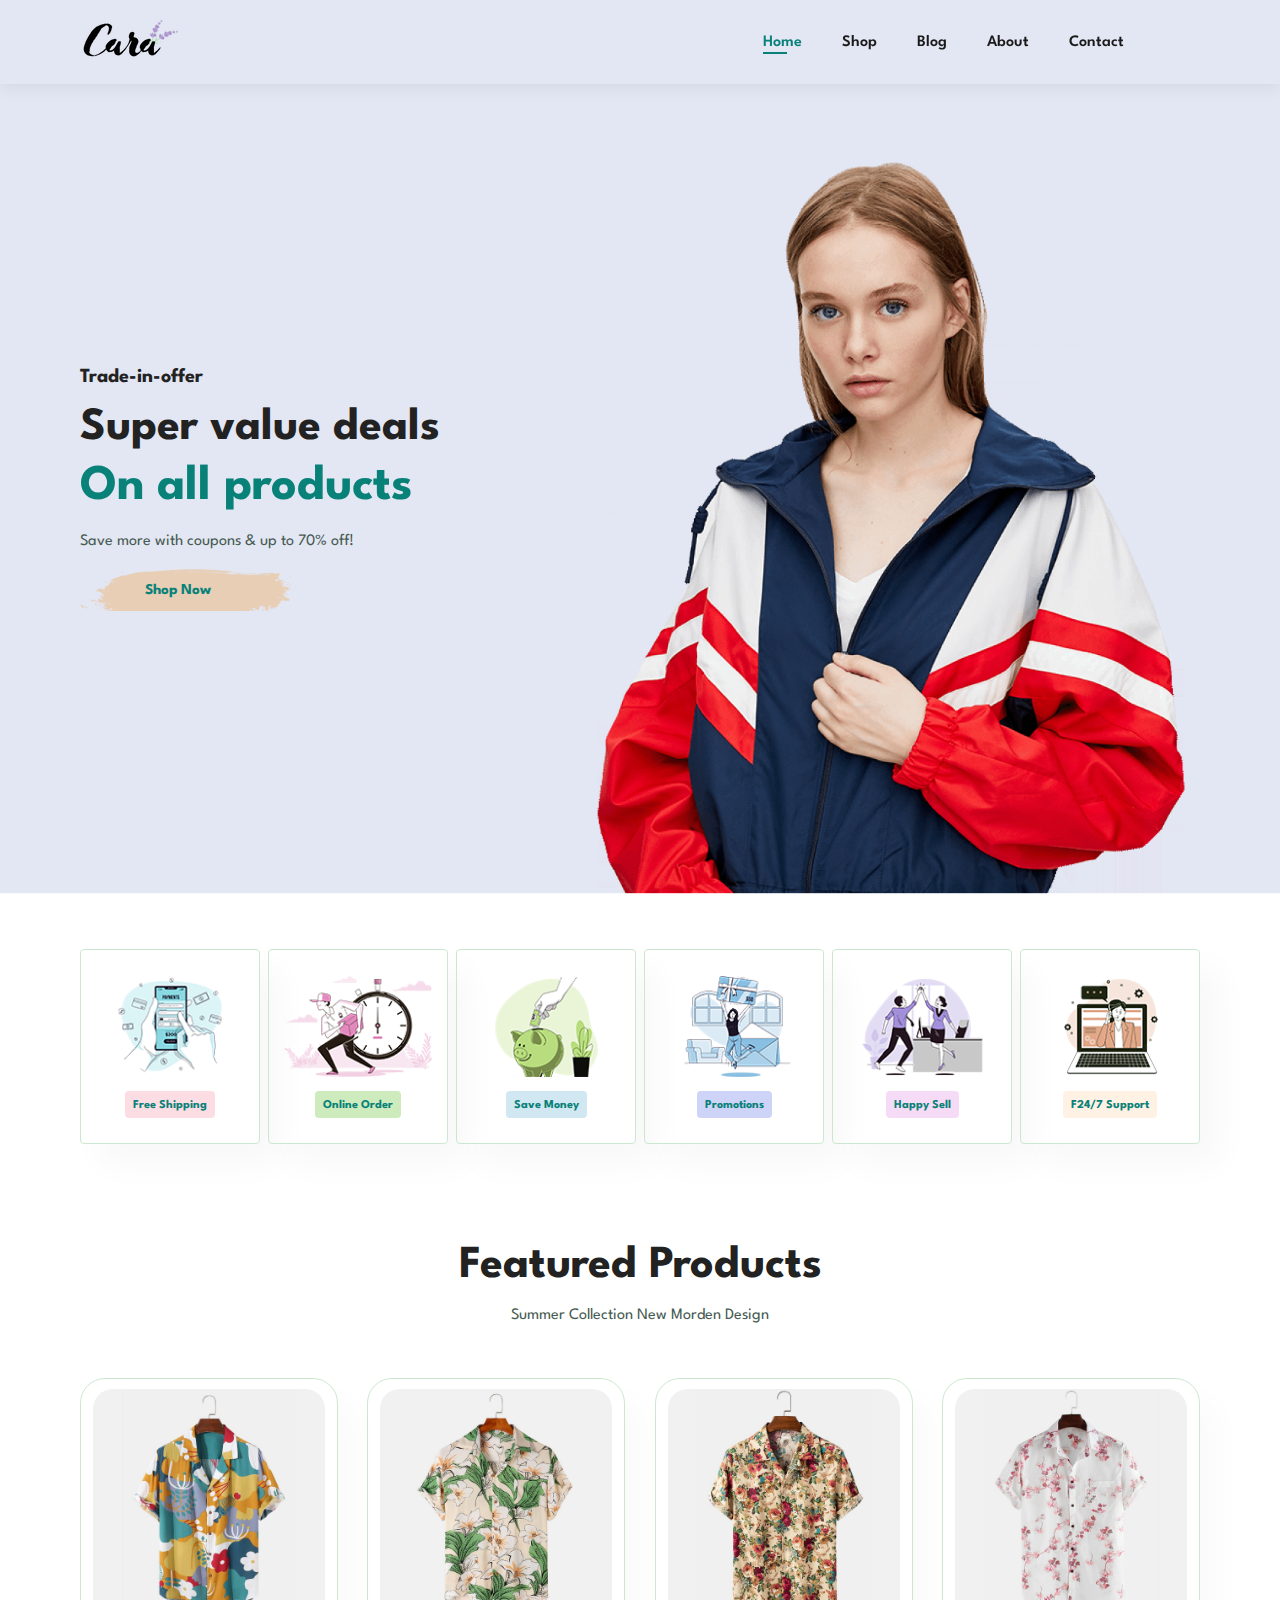
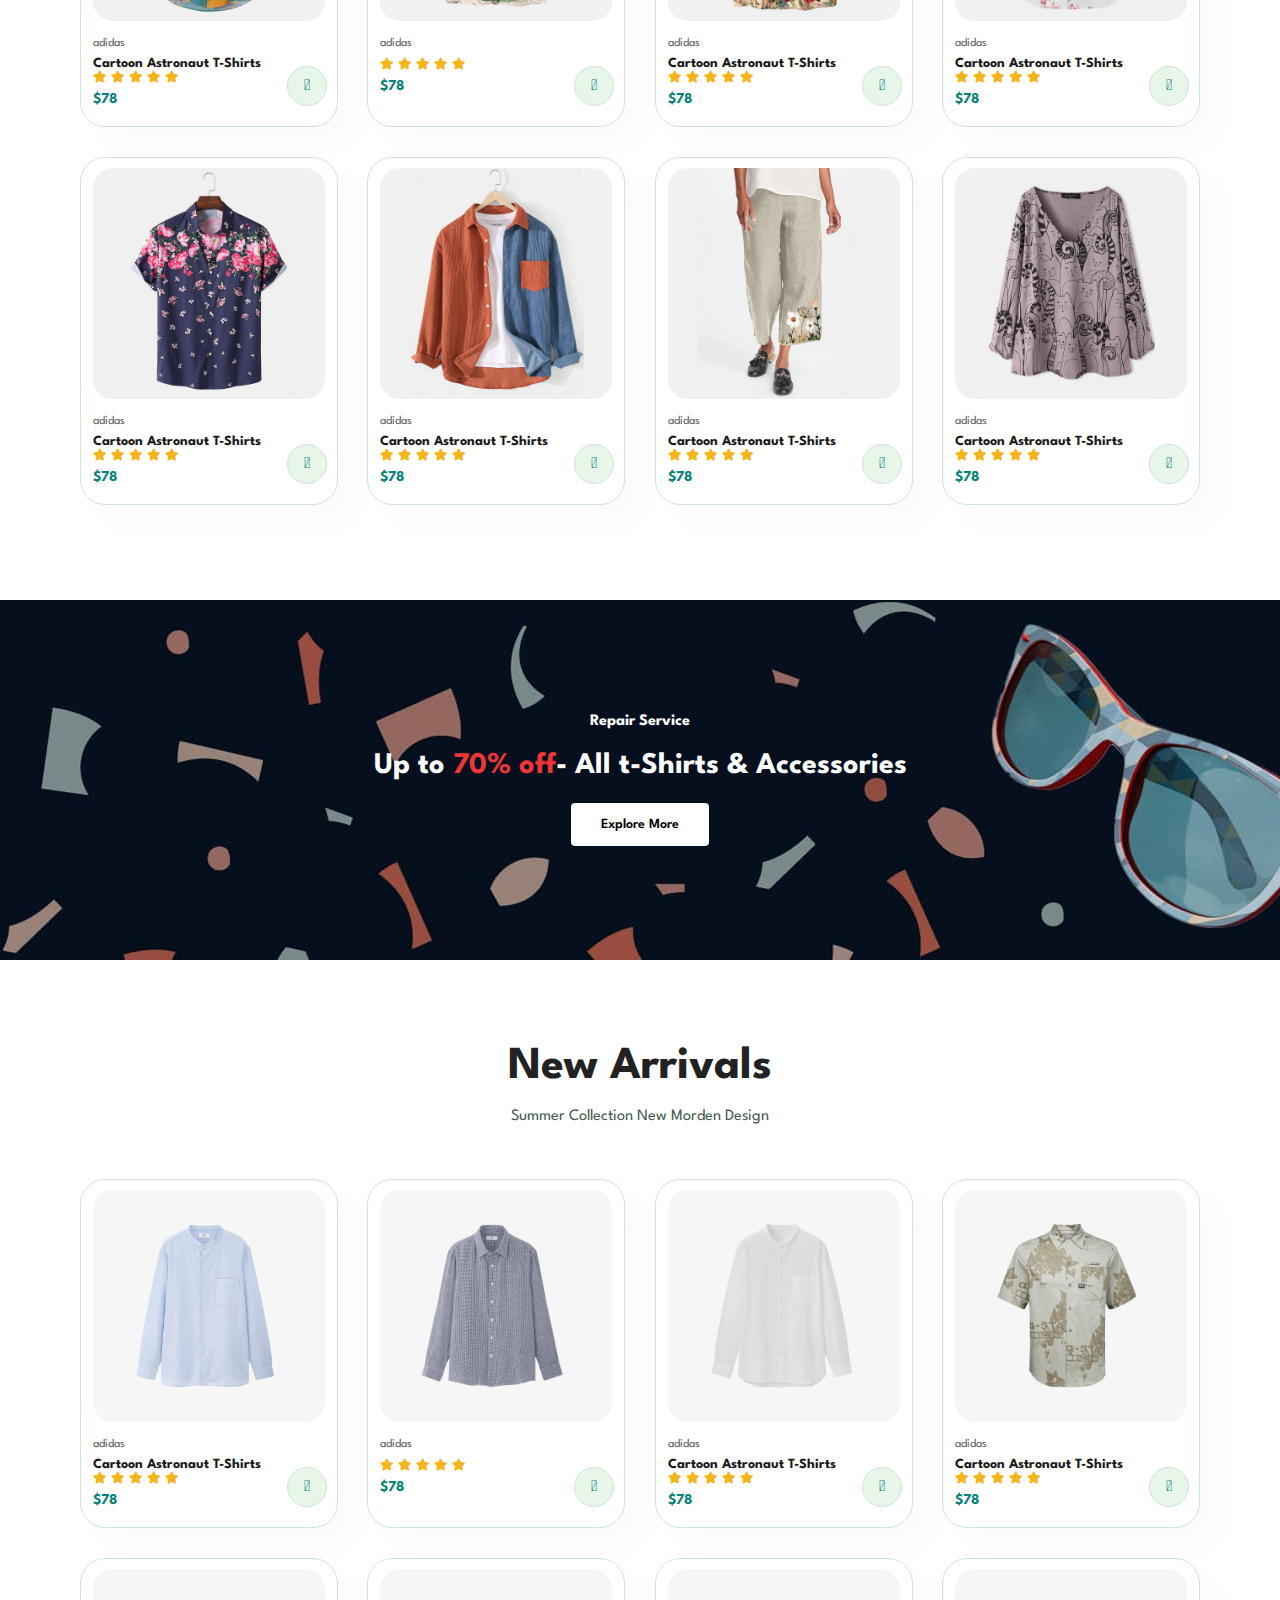
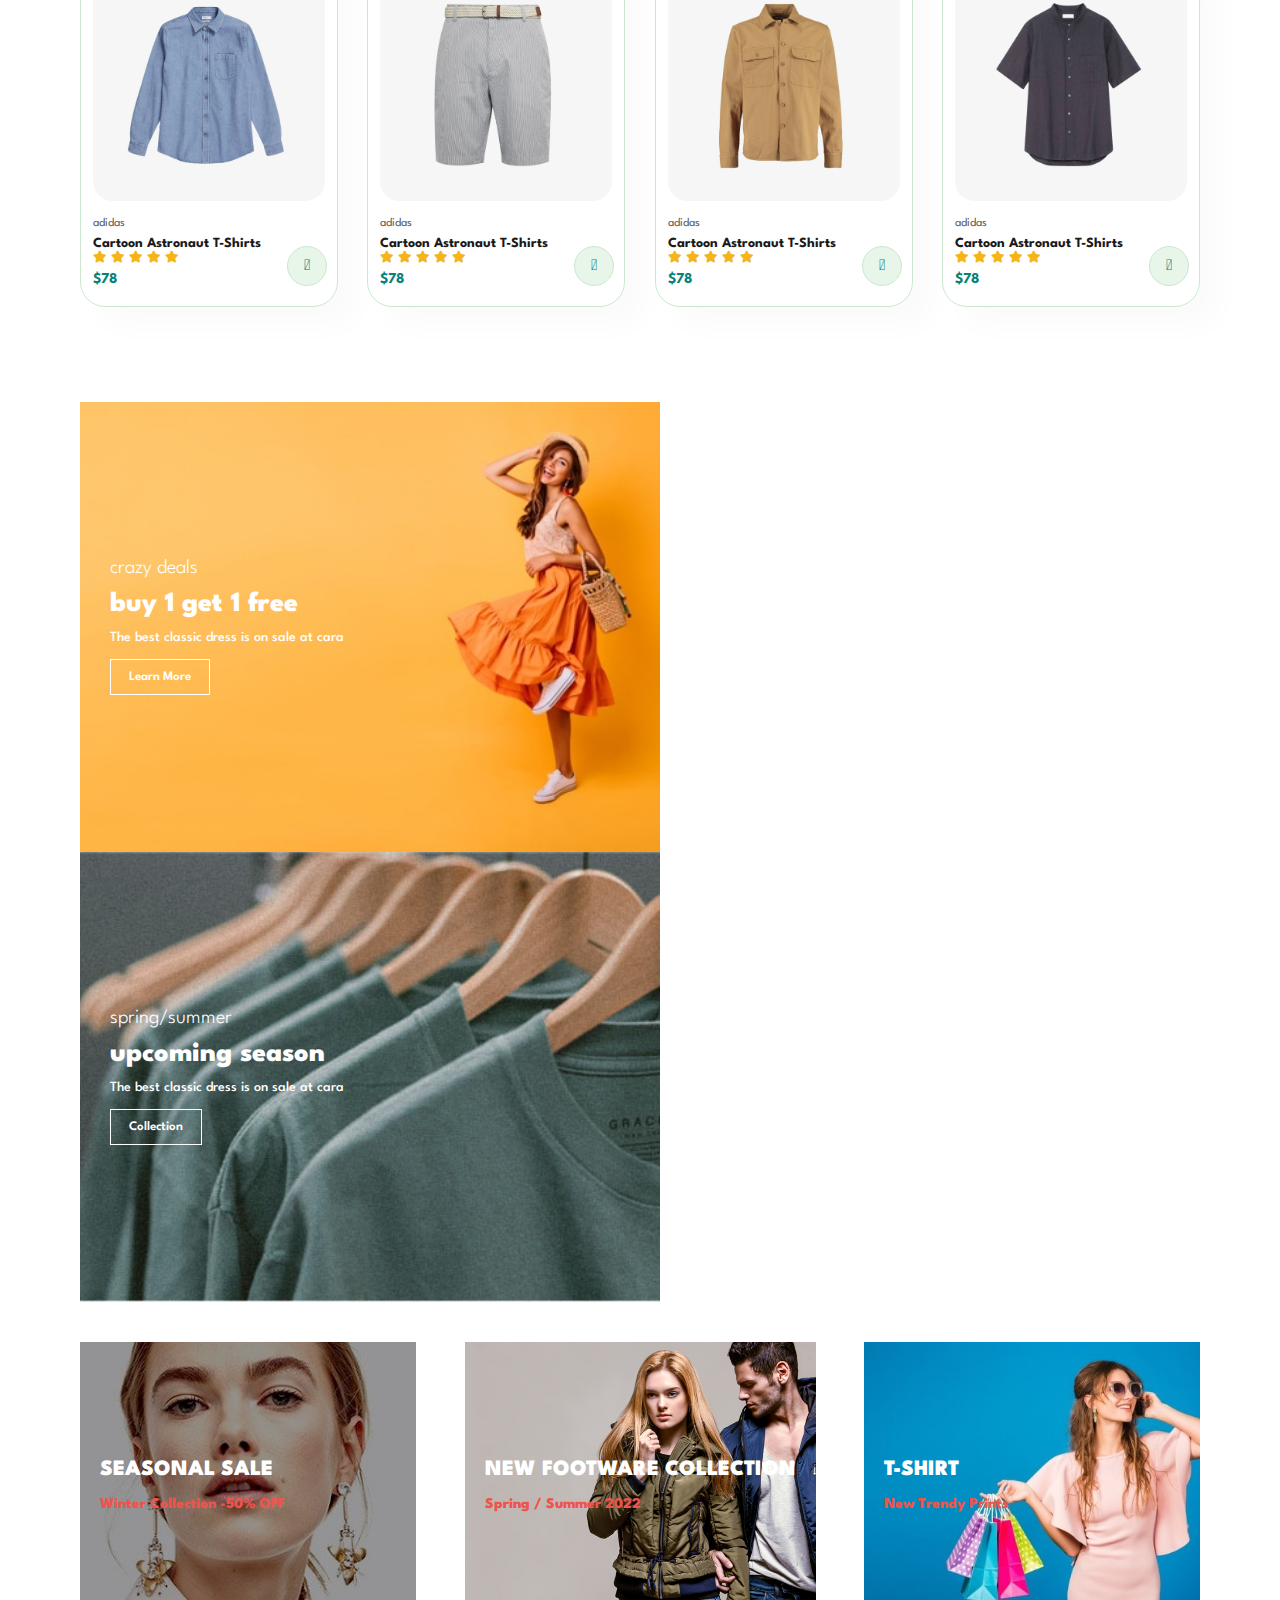
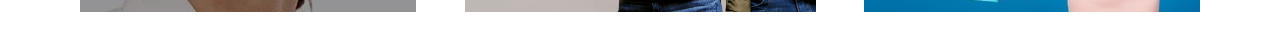
<file: index.html>
<!DOCTYPE html>
<html lang="en">
    <head>
        <meta charset="UTF-8">
        <meta http-equiv="X-UA-Compatible" content="IE=edge">
        <meta name = "Viewport" content="width=device-width, initial-scale=1.0">
        <title>Ecommerce</title>
        <link rel="stylesheet" href="https://pro.fontawesome.com/releases/v5.10.0/css/all.css"/>
        <link rel="stylesheet" href="style.css">
    </head>
    <body>

        <section id="header">
            <a href="#"><img src="img/logo.png" class="logo" alt=""></a>

            <div>
                <ul id="navbar">
                    <li><a class="active" href="index.html">Home</a></li>
                    <li><a href="shop.html">Shop</a></li>
                    <li><a href="blog.html">Blog</a></li>
                    <li><a href="about.html">About</a></li>
                    <li><a href="contact.html">Contact</a></li>
                    <li><a href="cart.html"><i class="far fa-shopping-bag"></i></a></li>
                </ul>
            </div>
        </section>

        <section id="hero">
            <h4>Trade-in-offer</h4>
            <h2>Super value deals</h2>
            <h1>On all products</h1>
            <p>Save more with coupons & up to 70% off!</p>
            <button>Shop Now</button>
        </section>

        <section id="feature" class="section-p1">
            <div class="fe-box">
                <img src="img/features/f1.png" alt="">
                <h6>Free Shipping</h6>
            </div>
            <div class="fe-box">
                <img src="img/features/f2.png" alt="">
                <h6>Online Order</h6>
            </div>
            <div class="fe-box">
                <img src="img/features/f3.png" alt="">
                <h6>Save Money</h6>
            </div>
            <div class="fe-box">
                <img src="img/features/f4.png" alt="">
                <h6>Promotions</h6>
            </div>
            <div class="fe-box">
                <img src="img/features/f5.png" alt="">
                <h6>Happy Sell</h6>
            </div>
            <div class="fe-box">
                <img src="img/features/f6.png" alt="">
                <h6>F24/7 Support</h6>
            </div>
        </section>

        <section id="product1" class="section-p1">
            <h2>Featured Products</h2>
            <p>Summer Collection New Morden Design</p>
            <div class="pro-container">
                <div class="pro">
                    <img src="img/products/f1.jpg" alt="">
                    <div class="des">
                        <span>adidas</span>
                        <h5>Cartoon Astronaut T-Shirts</h5>
                        <div class="star">
                            <i class="fas fa-star"></i>
                            <i class="fas fa-star"></i>
                            <i class="fas fa-star"></i>
                            <i class="fas fa-star"></i>
                            <i class="fas fa-star"></i>
                        </div>
                        <h4>$78</h4>
                    </div>
                    <a href="#"><i class="fal fa-shopping-cart cart"></i></a>
                </div>
                <div class="pro">
                    <img src="img/products/f2.jpg" alt="">
                    <div class="des">
                        <span>adidas</span>
                        <h5></h5>
                        <div class="star">
                            <i class="fas fa-star"></i>
                            <i class="fas fa-star"></i>
                            <i class="fas fa-star"></i>
                            <i class="fas fa-star"></i>
                            <i class="fas fa-star"></i>
                        </div>
                        <h4>$78</h4>
                    </div>
                    <a href="#"><i class="fal fa-shopping-cart cart"></i></a>
                </div>
                <div class="pro">
                    <img src="img/products/f3.jpg" alt="">
                    <div class="des">
                        <span>adidas</span>
                        <h5>Cartoon Astronaut T-Shirts</h5>
                        <div class="star">
                            <i class="fas fa-star"></i>
                            <i class="fas fa-star"></i>
                            <i class="fas fa-star"></i>
                            <i class="fas fa-star"></i>
                            <i class="fas fa-star"></i>
                        </div>
                        <h4>$78</h4>
                    </div>
                    <a href="#"><i class="fal fa-shopping-cart cart"></i></a>
                </div>
                <div class="pro">
                    <img src="img/products/f4.jpg" alt="">
                    <div class="des">
                        <span>adidas</span>
                        <h5>Cartoon Astronaut T-Shirts</h5>
                        <div class="star">
                            <i class="fas fa-star"></i>
                            <i class="fas fa-star"></i>
                            <i class="fas fa-star"></i>
                            <i class="fas fa-star"></i>
                            <i class="fas fa-star"></i>
                        </div>
                        <h4>$78</h4>
                    </div>
                    <a href="#"><i class="fal fa-shopping-cart cart"></i></a>
                </div>
                <div class="pro">
                    <img src="img/products/f5.jpg" alt="">
                    <div class="des">
                        <span>adidas</span>
                        <h5>Cartoon Astronaut T-Shirts</h5>
                        <div class="star">
                            <i class="fas fa-star"></i>
                            <i class="fas fa-star"></i>
                            <i class="fas fa-star"></i>
                            <i class="fas fa-star"></i>
                            <i class="fas fa-star"></i>
                        </div>
                        <h4>$78</h4>
                    </div>
                    <a href="#"><i class="fal fa-shopping-cart cart"></i></a>
                </div>
                <div class="pro">
                    <img src="img/products/f6.jpg" alt="">
                    <div class="des">
                        <span>adidas</span>
                        <h5>Cartoon Astronaut T-Shirts</h5>
                        <div class="star">
                            <i class="fas fa-star"></i>
                            <i class="fas fa-star"></i>
                            <i class="fas fa-star"></i>
                            <i class="fas fa-star"></i>
                            <i class="fas fa-star"></i>
                        </div>
                        <h4>$78</h4>
                    </div>
                    <a href="#"><i class="fal fa-shopping-cart cart"></i></a>
                </div>
                <div class="pro">
                    <img src="img/products/f7.jpg" alt="">
                    <div class="des">
                        <span>adidas</span>
                        <h5>Cartoon Astronaut T-Shirts</h5>
                        <div class="star">
                            <i class="fas fa-star"></i>
                            <i class="fas fa-star"></i>
                            <i class="fas fa-star"></i>
                            <i class="fas fa-star"></i>
                            <i class="fas fa-star"></i>
                        </div>
                        <h4>$78</h4>
                    </div>
                    <a href="#"><i class="fal fa-shopping-cart cart"></i></a>
                </div>
                <div class="pro">
                    <img src="img/products/f8.jpg" alt="">
                    <div class="des">
                        <span>adidas</span>
                        <h5>Cartoon Astronaut T-Shirts</h5>
                        <div class="star">
                            <i class="fas fa-star"></i>
                            <i class="fas fa-star"></i>
                            <i class="fas fa-star"></i>
                            <i class="fas fa-star"></i>
                            <i class="fas fa-star"></i>
                        </div>
                        <h4>$78</h4>
                    </div>
                    <a href="#"><i class="fal fa-shopping-cart cart"></i></a>
                </div>
            </div>
        </section>

        <section id="banner" class="section-m1">
            <h4>Repair Service</h4>
            <h2>Up to <span>70% off</span>- All t-Shirts & Accessories</h2>
            <button class="normal">Explore More</button>
        </section>

        <section id="product1" class="section-p1">
            <h2>New Arrivals</h2>
            <p>Summer Collection New Morden Design</p>
            <div class="pro-container">
                <div class="pro">
                    <img src="img/products/n1.jpg" alt="">
                    <div class="des">
                        <span>adidas</span>
                        <h5>Cartoon Astronaut T-Shirts</h5>
                        <div class="star">
                            <i class="fas fa-star"></i>
                            <i class="fas fa-star"></i>
                            <i class="fas fa-star"></i>
                            <i class="fas fa-star"></i>
                            <i class="fas fa-star"></i>
                        </div>
                        <h4>$78</h4>
                    </div>
                    <a href="#"><i class="fal fa-shopping-cart cart"></i></a>
                </div>
                <div class="pro">
                    <img src="img/products/n2.jpg" alt="">
                    <div class="des">
                        <span>adidas</span>
                        <h5></h5>
                        <div class="star">
                            <i class="fas fa-star"></i>
                            <i class="fas fa-star"></i>
                            <i class="fas fa-star"></i>
                            <i class="fas fa-star"></i>
                            <i class="fas fa-star"></i>
                        </div>
                        <h4>$78</h4>
                    </div>
                    <a href="#"><i class="fal fa-shopping-cart cart"></i></a>
                </div>
                <div class="pro">
                    <img src="img/products/n3.jpg" alt="">
                    <div class="des">
                        <span>adidas</span>
                        <h5>Cartoon Astronaut T-Shirts</h5>
                        <div class="star">
                            <i class="fas fa-star"></i>
                            <i class="fas fa-star"></i>
                            <i class="fas fa-star"></i>
                            <i class="fas fa-star"></i>
                            <i class="fas fa-star"></i>
                        </div>
                        <h4>$78</h4>
                    </div>
                    <a href="#"><i class="fal fa-shopping-cart cart"></i></a>
                </div>
                <div class="pro">
                    <img src="img/products/n4.jpg" alt="">
                    <div class="des">
                        <span>adidas</span>
                        <h5>Cartoon Astronaut T-Shirts</h5>
                        <div class="star">
                            <i class="fas fa-star"></i>
                            <i class="fas fa-star"></i>
                            <i class="fas fa-star"></i>
                            <i class="fas fa-star"></i>
                            <i class="fas fa-star"></i>
                        </div>
                        <h4>$78</h4>
                    </div>
                    <a href="#"><i class="fal fa-shopping-cart cart"></i></a>
                </div>
                <div class="pro">
                    <img src="img/products/n5.jpg" alt="">
                    <div class="des">
                        <span>adidas</span>
                        <h5>Cartoon Astronaut T-Shirts</h5>
                        <div class="star">
                            <i class="fas fa-star"></i>
                            <i class="fas fa-star"></i>
                            <i class="fas fa-star"></i>
                            <i class="fas fa-star"></i>
                            <i class="fas fa-star"></i>
                        </div>
                        <h4>$78</h4>
                    </div>
                    <a href="#"><i class="fal fa-shopping-cart cart"></i></a>
                </div>
                <div class="pro">
                    <img src="img/products/n6.jpg" alt="">
                    <div class="des">
                        <span>adidas</span>
                        <h5>Cartoon Astronaut T-Shirts</h5>
                        <div class="star">
                            <i class="fas fa-star"></i>
                            <i class="fas fa-star"></i>
                            <i class="fas fa-star"></i>
                            <i class="fas fa-star"></i>
                            <i class="fas fa-star"></i>
                        </div>
                        <h4>$78</h4>
                    </div>
                    <a href="#"><i class="fal fa-shopping-cart cart"></i></a>
                </div>
                <div class="pro">
                    <img src="img/products/n7.jpg" alt="">
                    <div class="des">
                        <span>adidas</span>
                        <h5>Cartoon Astronaut T-Shirts</h5>
                        <div class="star">
                            <i class="fas fa-star"></i>
                            <i class="fas fa-star"></i>
                            <i class="fas fa-star"></i>
                            <i class="fas fa-star"></i>
                            <i class="fas fa-star"></i>
                        </div>
                        <h4>$78</h4>
                    </div>
                    <a href="#"><i class="fal fa-shopping-cart cart"></i></a>
                </div>
                <div class="pro">
                    <img src="img/products/n8.jpg" alt="">
                    <div class="des">
                        <span>adidas</span>
                        <h5>Cartoon Astronaut T-Shirts</h5>
                        <div class="star">
                            <i class="fas fa-star"></i>
                            <i class="fas fa-star"></i>
                            <i class="fas fa-star"></i>
                            <i class="fas fa-star"></i>
                            <i class="fas fa-star"></i>
                        </div>
                        <h4>$78</h4>
                    </div>
                    <a href="#"><i class="fal fa-shopping-cart cart"></i></a>
                </div>
            </div>
        </section>

        <section id="sm-banner" class="section-p1">
            <div class="banner-box">
                <h4>crazy deals</h4>
                <h2>buy 1 get 1 free</h2>
                <span>The best classic dress is on sale at cara</span>
                <button class="white">Learn More</button>
            </div>
            <div class="banner-box banner-box2">
                <h4>spring/summer</h4>
                <h2>upcoming season</h2>
                <span>The best classic dress is on sale at cara</span>
                <button class="white">Collection</button>
            </div>
        </section>

        <section id="banner3">
            <div class="banner-box">
                <h2>SEASONAL SALE</h2>
                <h3>Winter Collection -50% OFF</h3>
            </div>
            <div class="banner-box banner-box2">
                <h2>NEW FOOTWARE COLLECTION</h2>
                <h3>Spring / Summer 2022</h3>
            </div>
            <div class="banner-box banner-box3">
                <h2>T-SHIRT</h2>
                <h3>New Trendy Prints</h3>
            </div>
        </section>

        <script src="script.js"></script>
    </body>
</html>
</file>
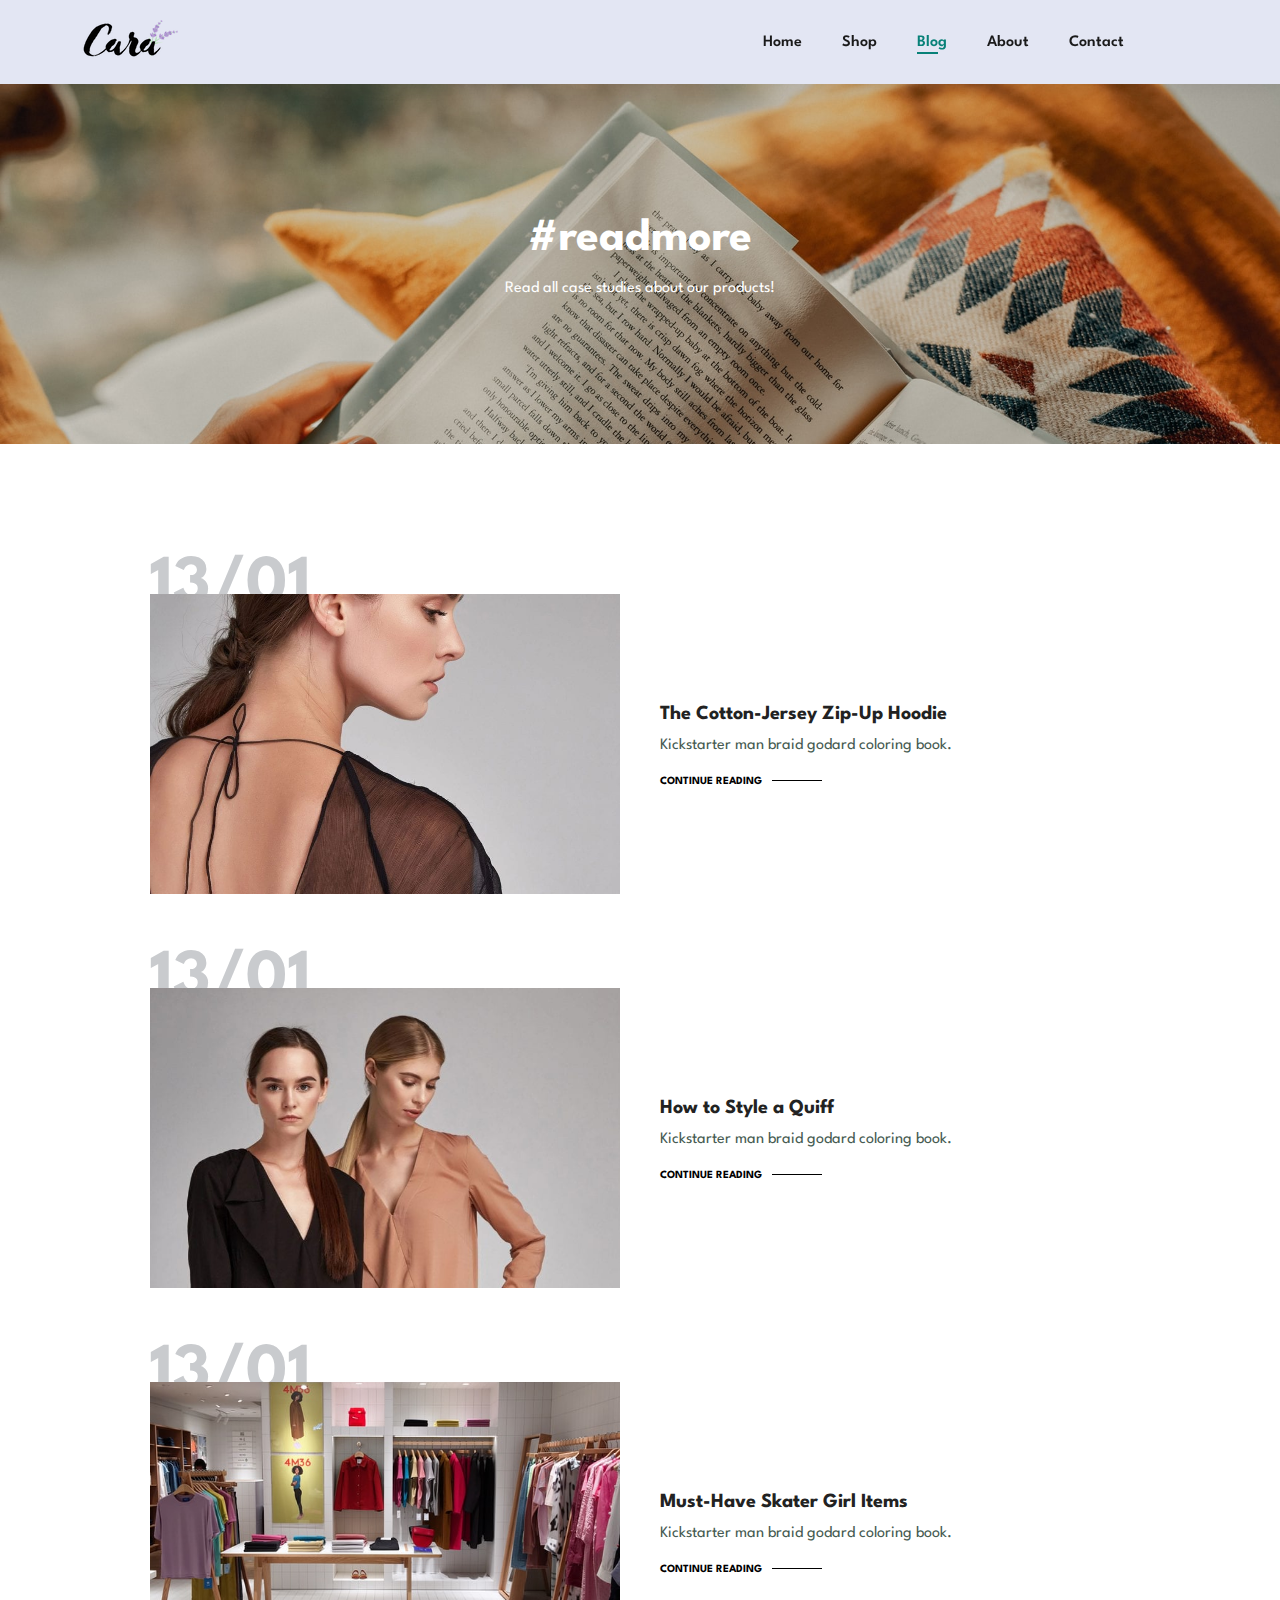
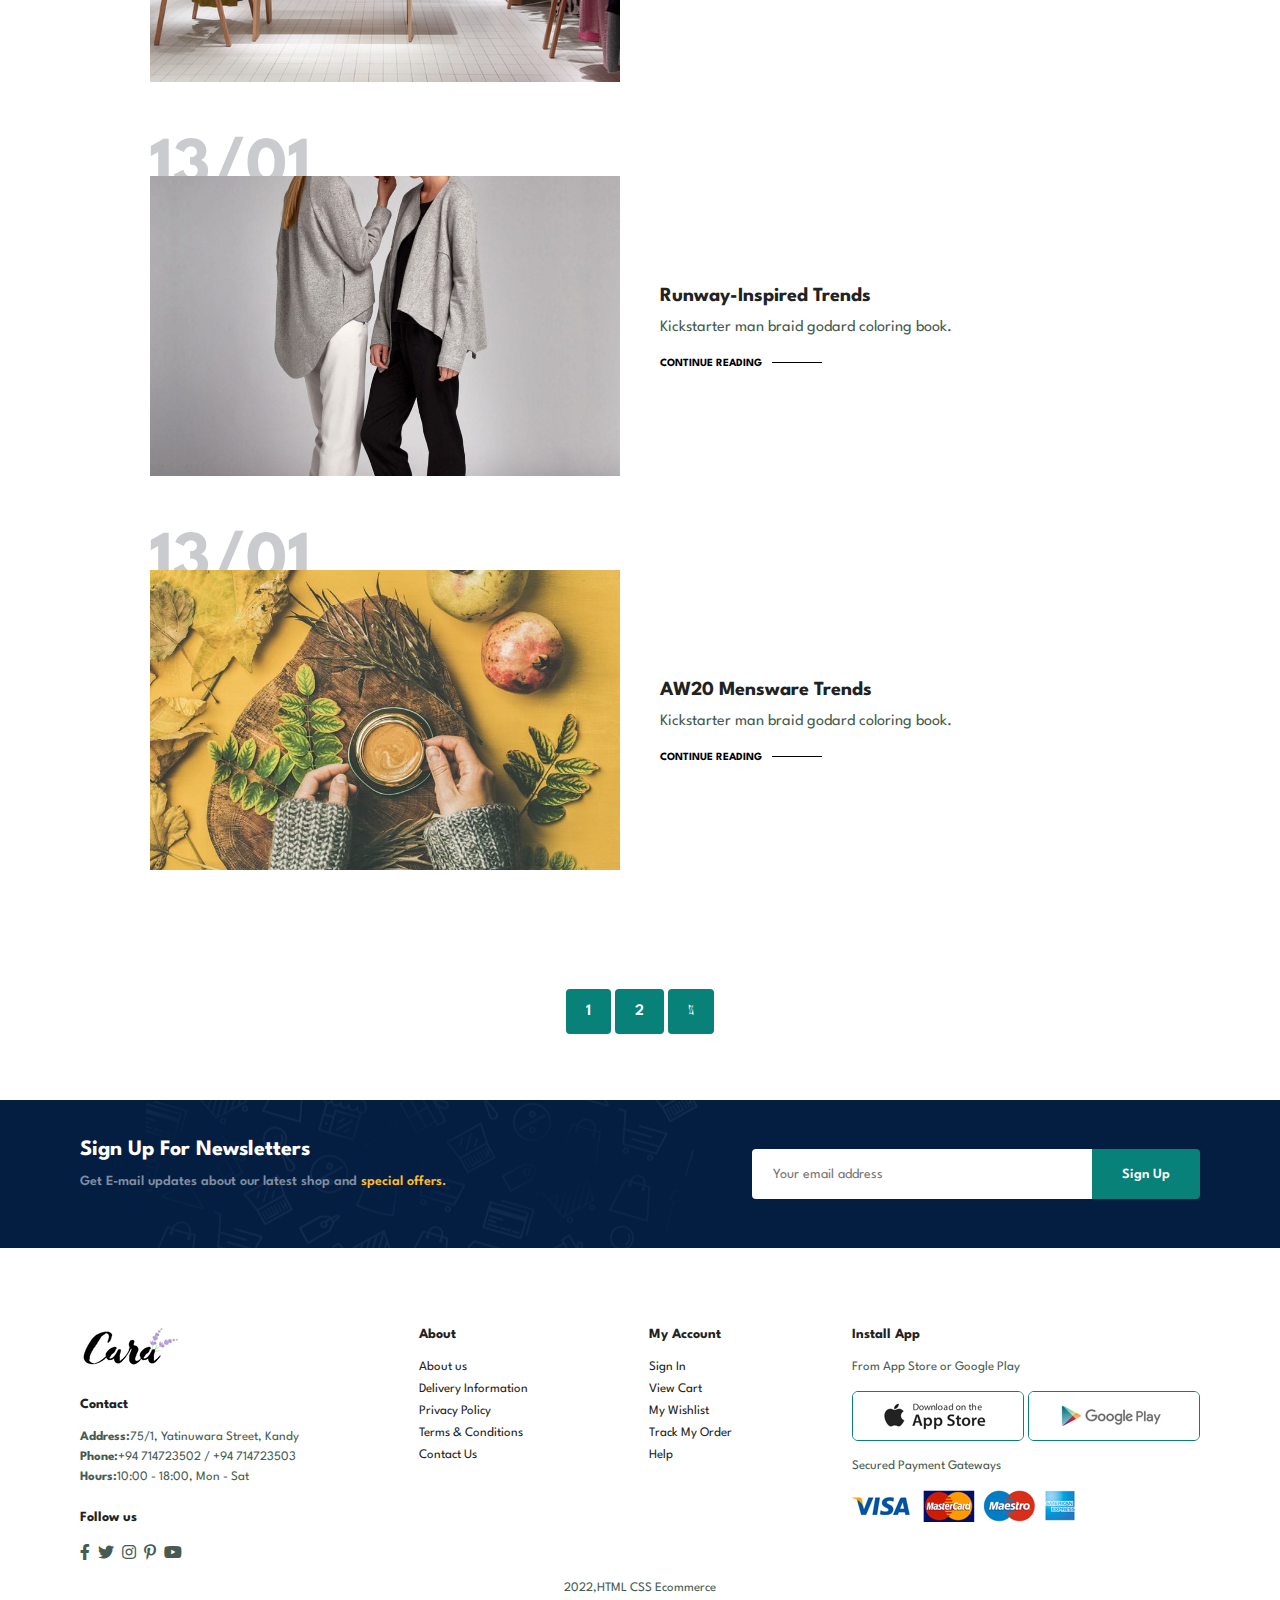
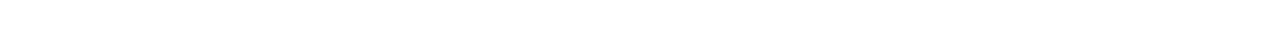
<file: blog.html>
<!DOCTYPE html>
<html lang="en">
    <head>
        <meta charset="UTF-8">
        <meta http-equiv="X-UA-Compatible" content="IE=edge">
        <meta name = "Viewport" content="width=device-width, initial-scale=1.0">
        <title>Ecommerce</title>
        <link rel="stylesheet" href="https://pro.fontawesome.com/releases/v5.10.0/css/all.css"/>
        <link rel="stylesheet" href="style.css">
    </head>
    <body>

        <section id="header">
            <a href="#"><img src="img/logo.png" class="logo" alt=""></a>

            <div>
                <ul id="navbar">
                    <li><a href="index.html">Home</a></li>
                    <li><a href="shop.html">Shop</a></li>
                    <li><a class="active" href="blog.html">Blog</a></li>
                    <li><a href="about.html">About</a></li>
                    <li><a href="contact.html">Contact</a></li>
                    <li id="lg-bag"><a href="cart.html"><i class="far fa-shopping-bag"></i></a></li>
                    <a href="#" id="close"><i class="far fa-times"></i></a>
                </ul>
            </div>
            <div id="mobile">
                <a href="cart.html"><i class="far fa-shopping-bag"></i></a>
                <i id="bar" class="fas fa-outdent"></i>
                
            </div>
        </section>

        <section id="page-header" class="blog-header">
            
            <h2>#readmore</h2>
           
            <p>Read all case studies about our products!</p>
            
        </section>

        <section id="blog">
            <div class="blog-box">
                <div class="blog-img">
                    <img src="img/blog/b1.jpg" alt="">
                </div>
                <div class="blog-details">
                    <h4>The Cotton-Jersey Zip-Up Hoodie</h4>
                    <p>Kickstarter man braid godard coloring book. </p>
                    <a href="#">CONTINUE READING</a>
                </div>
                <h1>13/01</h1>
            </div>
            <div class="blog-box">
                <div class="blog-img">
                    <img src="img/blog/b2.jpg" alt="">
                </div>
                <div class="blog-details">
                    <h4>How to Style a Quiff</h4>
                    <p>Kickstarter man braid godard coloring book. </p>
                    <a href="#">CONTINUE READING</a>
                </div>
                <h1>13/01</h1>
            </div>
            <div class="blog-box">
                <div class="blog-img">
                    <img src="img/blog/b3.jpg" alt="">
                </div>
                <div class="blog-details">
                    <h4>Must-Have Skater Girl Items</h4>
                    <p>Kickstarter man braid godard coloring book. </p>
                    <a href="#">CONTINUE READING</a>
                </div>
                <h1>13/01</h1>
            </div>
            <div class="blog-box">
                <div class="blog-img">
                    <img src="img/blog/b4.jpg" alt="">
                </div>
                <div class="blog-details">
                    <h4>Runway-Inspired Trends</h4>
                    <p>Kickstarter man braid godard coloring book. </p>
                    <a href="#">CONTINUE READING</a>
                </div>
                <h1>13/01</h1>
            </div>
            <div class="blog-box">
                <div class="blog-img">
                    <img src="img/blog/b6.jpg" alt="">
                </div>
                <div class="blog-details">
                    <h4>AW20 Mensware Trends</h4>
                    <p>Kickstarter man braid godard coloring book. </p>
                    <a href="#">CONTINUE READING</a>
                </div>
                <h1>13/01</h1>
            </div>
        </section>

        <section id="pagination" class="section-p1">
            <a href="#">1</a>
            <a href="#">2</a>
            <a href="#"><i class="fal fa-long-arrow-alt-right"></i></a>
        </section>

        <section id="newletter" class="section-p1 section-m1">
            <div class="newstext">
                <h4>Sign Up For Newsletters</h4>
                <p>Get E-mail updates about our latest shop and <span>special offers.</span></p>
            </div>
            <div class="form">
                <input type="text" placeholder="Your email address">
                <button class="normal">Sign Up</button>
            </div>
        </section>

        <footer class="section-p1">
            <div class="col">
                <img class="logo" src="img/logo.png" alt="">
                <h4>Contact</h4>
                <p><strong>Address:</strong>75/1, Yatinuwara Street, Kandy </p>
                <p><strong>Phone:</strong>+94 714723502 / +94 714723503</p>
                <p><strong>Hours:</strong>10:00 - 18:00, Mon - Sat </p>
                <div class="follow">
                    <h4>Follow us</h4>
                    <div class="icon">
                        <i class="fab fa-facebook-f"></i>
                        <i class="fab fa-twitter"></i>
                        <i class="fab fa-instagram"></i>
                        <i class="fab fa-pinterest-p"></i>
                        <i class="fab fa-youtube"></i>
                    </div>
                </div>
            </div>

            <div class="col">
                <h4>About</h4>
                <a href="#">About us</a>
                <a href="#">Delivery Information</a>
                <a href="#">Privacy Policy</a>
                <a href="#">Terms & Conditions</a>
                <a href="#">Contact Us</a>
            </div>

            <div class="col">
                <h4>My Account</h4>
                <a href="#">Sign In</a>
                <a href="#">View Cart</a>
                <a href="#">My Wishlist</a>
                <a href="#">Track My Order</a>
                <a href="#">Help</a>
            </div>

            <div class="col install">
                <h4>Install App</h4>
                <p>From App Store or Google Play</p>
                <div class="row">
                    <img src="img/pay/app.jpg" alt="">
                    <img src="img/pay/play.jpg" alt="">
                </div>
                <p>Secured Payment Gateways</p>
                <img src="img/pay/pay.png" alt="">
            </div>
        
            <div class="copyright">
                <p>2022,HTML CSS Ecommerce</p>
            </div>
        </footer>

        <script src="script.js"></script>
    </body>
</html>
</file>
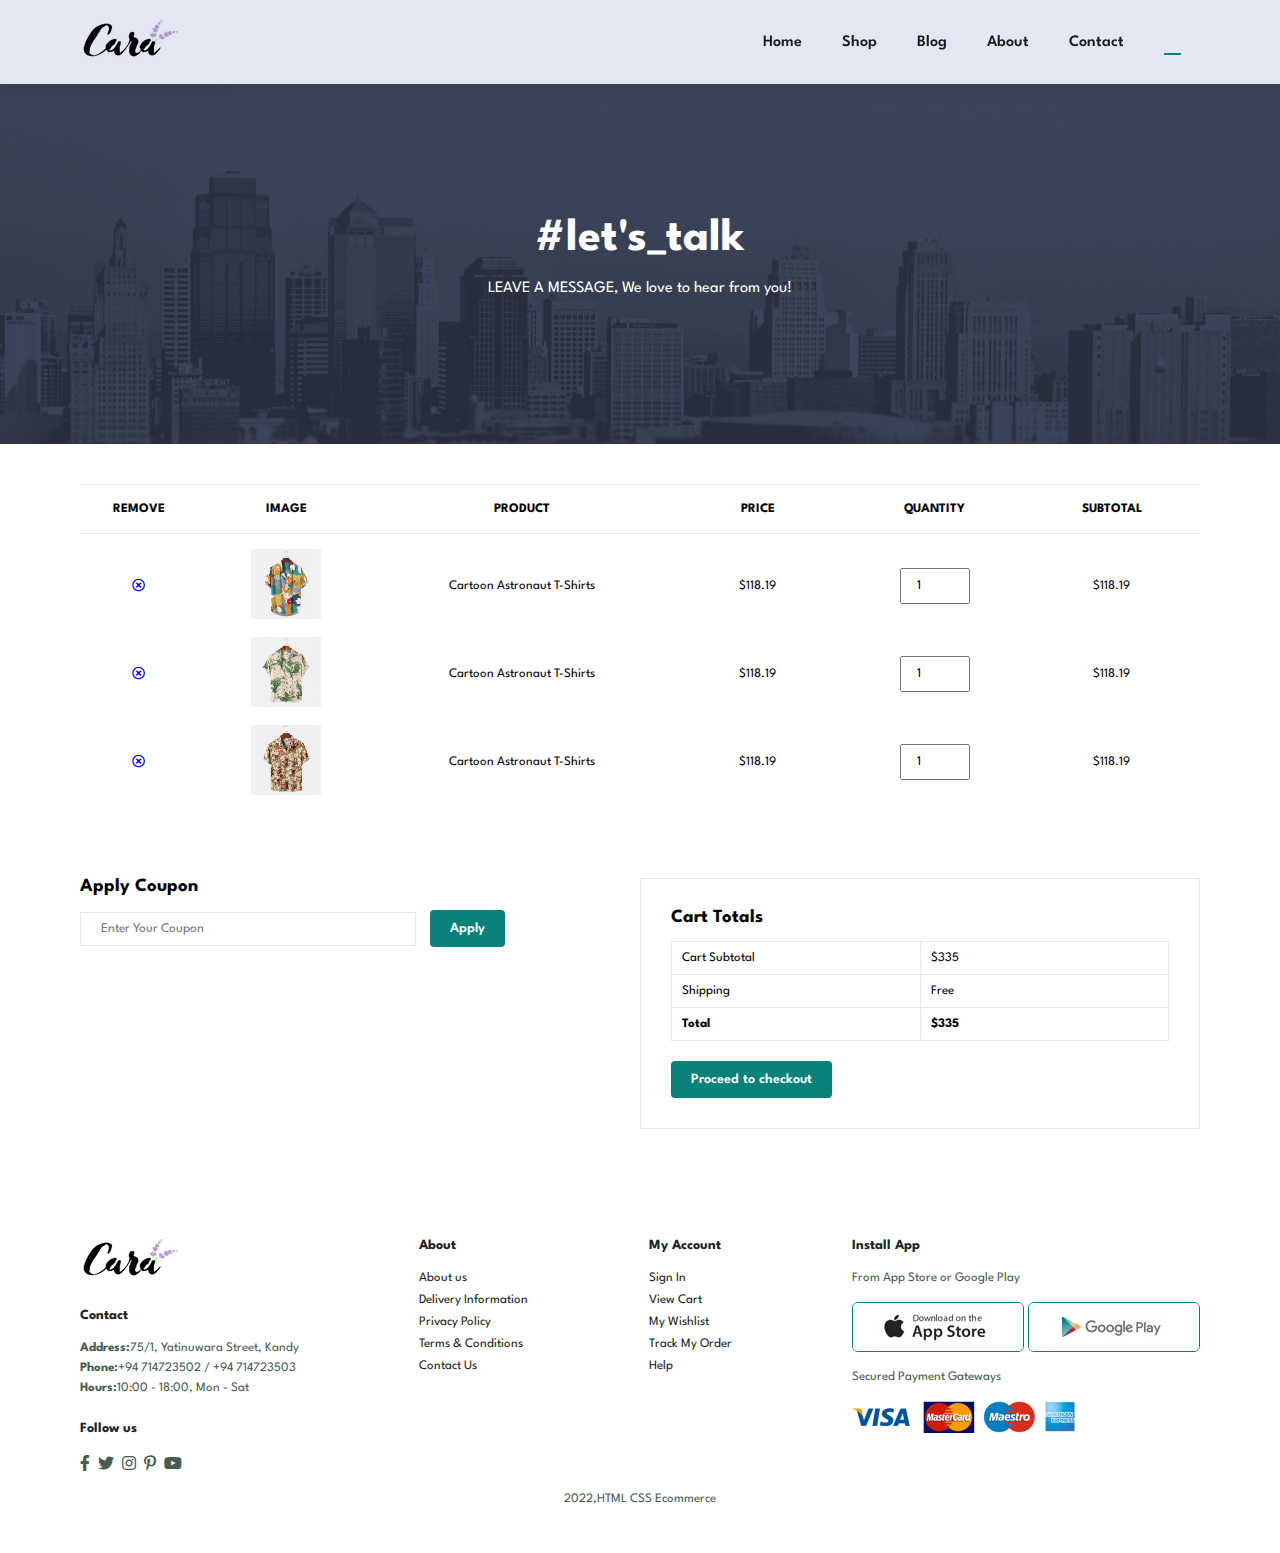
<file: cart.html>
<!DOCTYPE html>
<html lang="en">
    <head>
        <meta charset="UTF-8">
        <meta http-equiv="X-UA-Compatible" content="IE=edge">
        <meta name = "Viewport" content="width=device-width, initial-scale=1.0">
        <title>Ecommerce</title>
        <link rel="stylesheet" href="https://pro.fontawesome.com/releases/v5.10.0/css/all.css"/>
        <link rel="stylesheet" href="style.css">
    </head>
    <body>

        <section id="header">
            <a href="#"><img src="img/logo.png" class="logo" alt=""></a>

            <div>
                <ul id="navbar">
                    <li><a href="index.html">Home</a></li>
                    <li><a href="shop.html">Shop</a></li>
                    <li><a href="blog.html">Blog</a></li>
                    <li><a href="about.html">About</a></li>
                    <li><a href="contact.html">Contact</a></li>
                    <li id="lg-bag"><a class="active" href="cart.html"><i class="far fa-shopping-bag"></i></a></li>
                    <a href="#" id="close"><i class="far fa-times"></i></a>
                </ul>
            </div>
            <div id="mobile">
                <a href="cart.html"><i class="far fa-shopping-bag"></i></a>
                <i id="bar" class="fas fa-outdent"></i>
                
            </div>
        </section>

        <section id="page-header" class="about-header">
            
            <h2>#let's_talk</h2>
           
            <p>LEAVE A MESSAGE, We love to hear from you!</p>
            
        </section>

        <section id="cart" class="section-p1">
            <table width="100%">
                <thead>
                    <tr>
                        <td>REMOVE</td>
                        <td>IMAGE</td>
                        <td>PRODUCT</td>
                        <td>PRICE</td>
                        <td>QUANTITY</td>
                        <td>SUBTOTAL</td>
                    </tr>
                </thead>
                <tbody>
                    <tr>
                        <td><a href="#"><i class="far fa-times-circle"></i></a></td>
                        <td><img src="img/products/f1.jpg" alt=""></td>
                        <td>Cartoon Astronaut T-Shirts</td>
                        <td>$118.19</td>
                        <td><input type="number" value="1" name="" id=""></td>
                        <td>$118.19</td>
                    </tr>
                    <tr>
                        <td><a href="#"><i class="far fa-times-circle"></i></a></td>
                        <td><img src="img/products/f2.jpg" alt=""></td>
                        <td>Cartoon Astronaut T-Shirts</td>
                        <td>$118.19</td>
                        <td><input type="number" value="1" name="" id=""></td>
                        <td>$118.19</td>
                    </tr>
                    <tr>
                        <td><a href="#"><i class="far fa-times-circle"></i></a></td>
                        <td><img src="img/products/f3.jpg" alt=""></td>
                        <td>Cartoon Astronaut T-Shirts</td>
                        <td>$118.19</td>
                        <td><input type="number" value="1" name="" id=""></td>
                        <td>$118.19</td>
                    </tr>
                </tbody>
            </table>
        </section>

        <section id="cart-add" class="section-p1">
            <div id="coupon">
                <h3>Apply Coupon</h3>
                <div>
                    <input type="text" placeholder="Enter Your Coupon">
                    <button class="normal">Apply</button>
                </div>
            </div>
            <div id="subtotal">
                <h3>Cart Totals</h3>
                <table>
                    <tr>
                        <td>Cart Subtotal</td>
                        <td>$335</td>
                    </tr>
                    <tr>
                        <td>Shipping</td>
                        <td>Free</td>
                    </tr>
                    <tr>
                        <td><strong>Total</strong></td>
                        <td><strong>$335</strong></td>
                    </tr>
                </table>
                <button class="normal">Proceed to checkout</button>
            </div>
        </section>

        <footer class="section-p1">
            <div class="col">
                <img class="logo" src="img/logo.png" alt="">
                <h4>Contact</h4>
                <p><strong>Address:</strong>75/1, Yatinuwara Street, Kandy </p>
                <p><strong>Phone:</strong>+94 714723502 / +94 714723503</p>
                <p><strong>Hours:</strong>10:00 - 18:00, Mon - Sat </p>
                <div class="follow">
                    <h4>Follow us</h4>
                    <div class="icon">
                        <i class="fab fa-facebook-f"></i>
                        <i class="fab fa-twitter"></i>
                        <i class="fab fa-instagram"></i>
                        <i class="fab fa-pinterest-p"></i>
                        <i class="fab fa-youtube"></i>
                    </div>
                </div>
            </div>

            <div class="col">
                <h4>About</h4>
                <a href="#">About us</a>
                <a href="#">Delivery Information</a>
                <a href="#">Privacy Policy</a>
                <a href="#">Terms & Conditions</a>
                <a href="#">Contact Us</a>
            </div>

            <div class="col">
                <h4>My Account</h4>
                <a href="#">Sign In</a>
                <a href="#">View Cart</a>
                <a href="#">My Wishlist</a>
                <a href="#">Track My Order</a>
                <a href="#">Help</a>
            </div>

            <div class="col install">
                <h4>Install App</h4>
                <p>From App Store or Google Play</p>
                <div class="row">
                    <img src="img/pay/app.jpg" alt="">
                    <img src="img/pay/play.jpg" alt="">
                </div>
                <p>Secured Payment Gateways</p>
                <img src="img/pay/pay.png" alt="">
            </div>
        
            <div class="copyright">
                <p>2022,HTML CSS Ecommerce</p>
            </div>
        </footer>

        <script src="script.js"></script>
    </body>
</html>
</file>
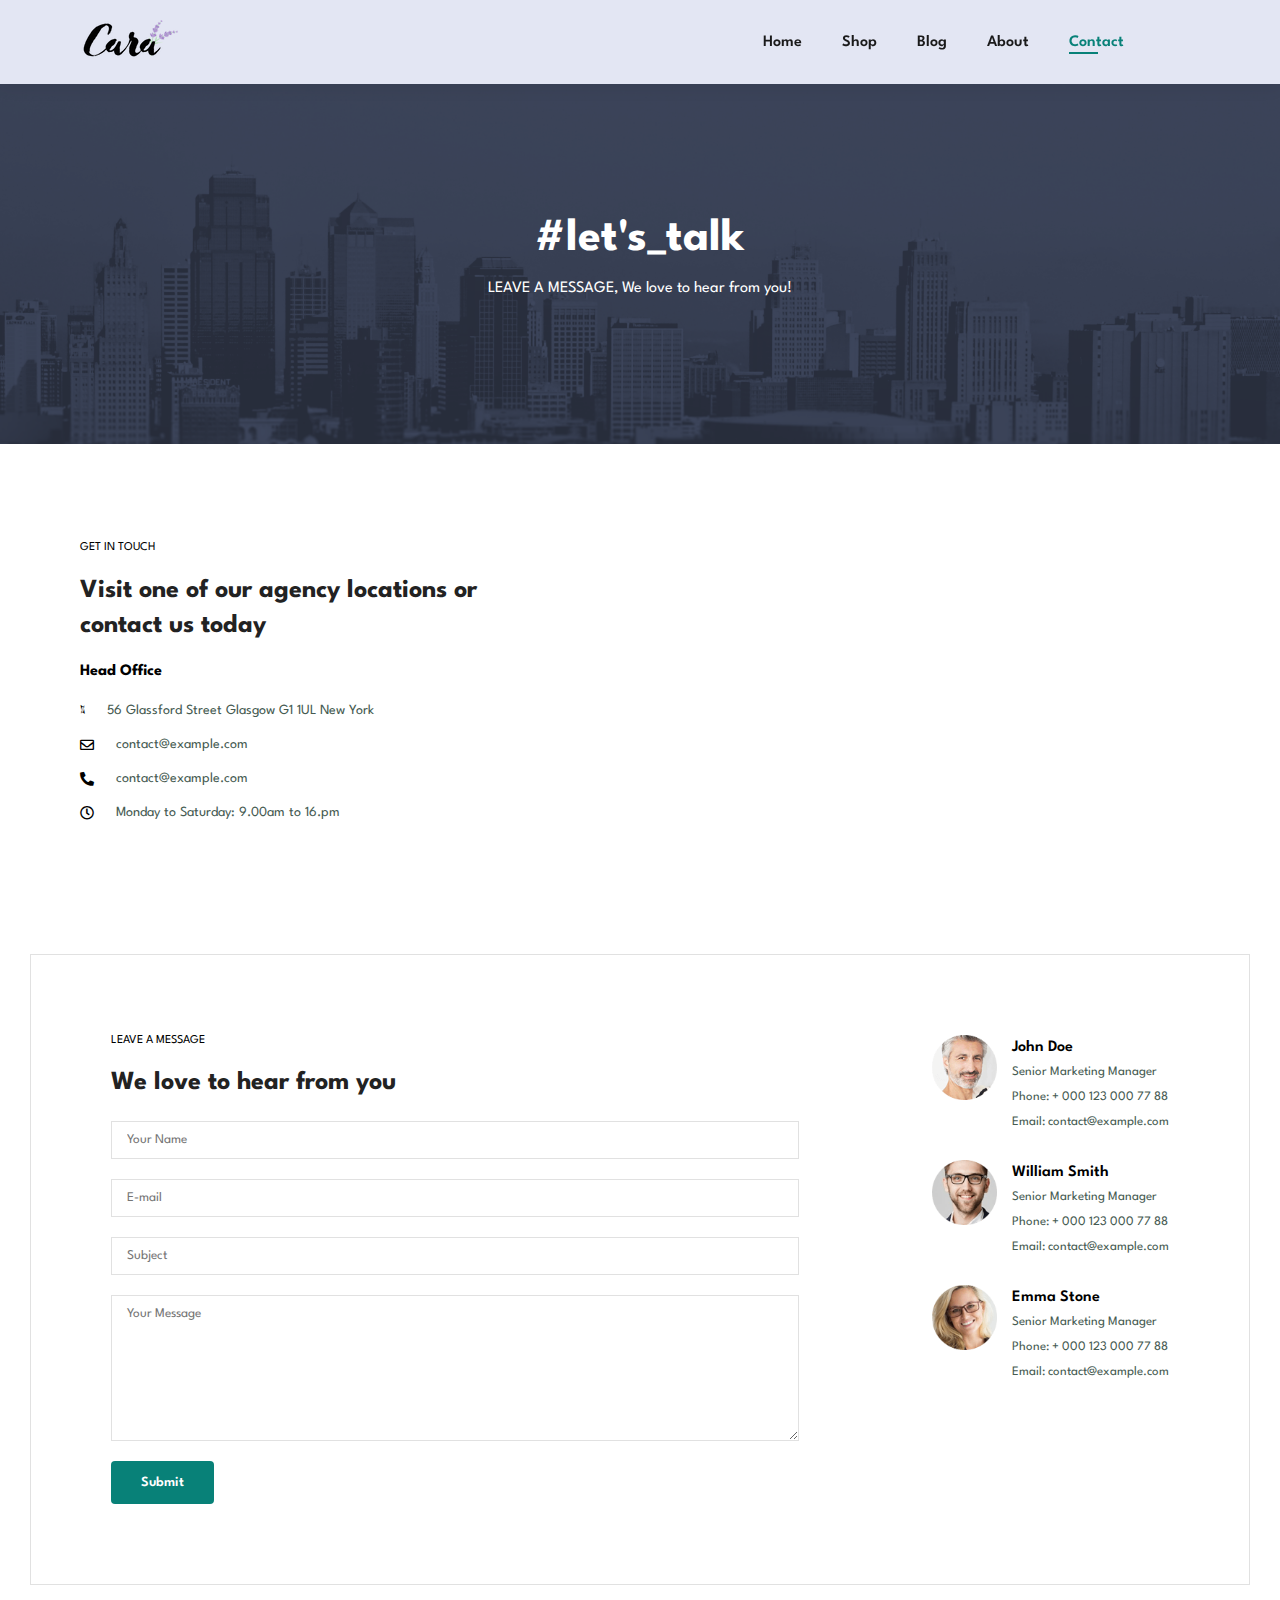
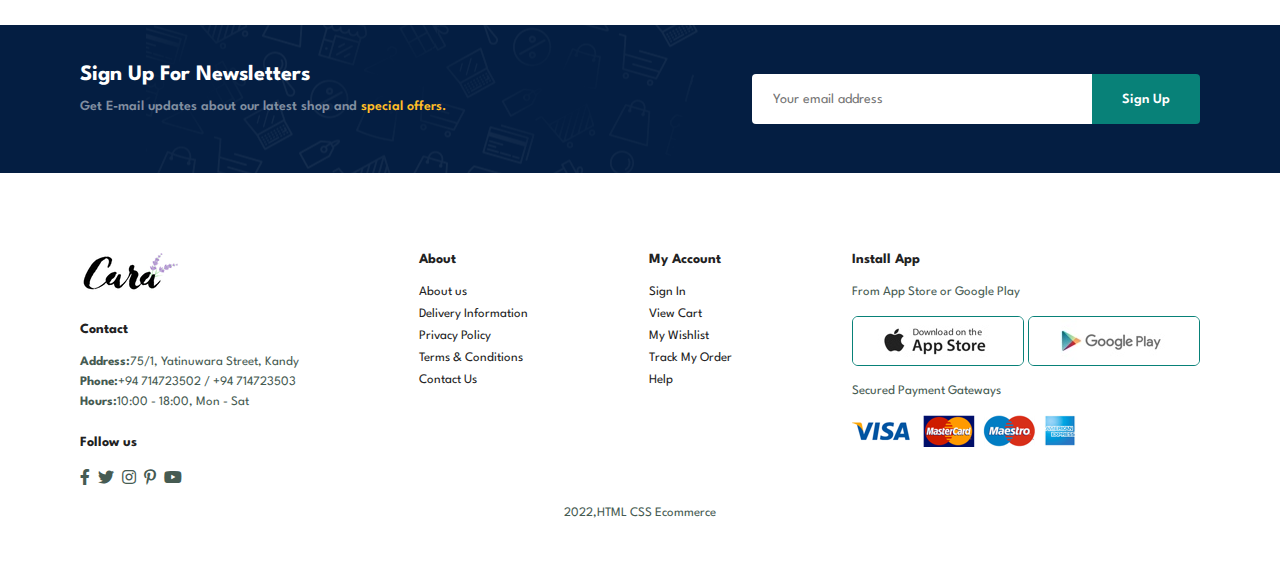
<file: contact.html>
<!DOCTYPE html>
<html lang="en">
    <head>
        <meta charset="UTF-8">
        <meta http-equiv="X-UA-Compatible" content="IE=edge">
        <meta name = "Viewport" content="width=device-width, initial-scale=1.0">
        <title>Ecommerce</title>
        <link rel="stylesheet" href="https://pro.fontawesome.com/releases/v5.10.0/css/all.css"/>
        <link rel="stylesheet" href="style.css">
    </head>
    <body>

        <section id="header">
            <a href="#"><img src="img/logo.png" class="logo" alt=""></a>

            <div>
                <ul id="navbar">
                    <li><a href="index.html">Home</a></li>
                    <li><a href="shop.html">Shop</a></li>
                    <li><a href="blog.html">Blog</a></li>
                    <li><a href="about.html">About</a></li>
                    <li><a class="active" href="contact.html">Contact</a></li>
                    <li id="lg-bag"><a href="cart.html"><i class="far fa-shopping-bag"></i></a></li>
                    <a href="#" id="close"><i class="far fa-times"></i></a>
                </ul>
            </div>
            <div id="mobile">
                <a href="cart.html"><i class="far fa-shopping-bag"></i></a>
                <i id="bar" class="fas fa-outdent"></i>
                
            </div>
        </section>

        <section id="page-header" class="about-header">
            
            <h2>#let's_talk</h2>
           
            <p>LEAVE A MESSAGE, We love to hear from you!</p>
            
        </section>

        <section id="contact-details" class="section-p1">
            <div class="details">
                <span>GET IN TOUCH</span>
                <h2>Visit one of our agency locations or contact us today</h2>
                <h3>Head Office</h3>
                <div>
                    <li>
                        <i class="fal fa-map"></i>
                        <p>56 Glassford Street Glasgow G1 1UL New York</p>
                    </li>
                    <li>
                        <i class="far fa-envelope"></i>
                        <p>contact@example.com</p>
                    </li>
                    <li>
                        <i class="fas fa-phone-alt"></i>
                        <p>contact@example.com</p>
                    </li>
                    <li>
                        <i class="far fa-clock"></i>
                        <p>Monday to Saturday: 9.00am to 16.pm</p>
                    </li>
                </div>
            </div>
            <div class="map">
                <iframe src="https://www.google.com/maps/embed?pb=!1m18!1m12!1m3!1d3957.52218772342!2d80.63357431415258!3d7.295074315737777!2m3!1f0!2f0!3f0!3m2!1i1024!2i768!4f13.1!3m3!1m2!1s0x3ae3662b038f614f%3A0x2709f77c67805057!2sWHITEAWAYS!5e0!3m2!1sen!2slk!4v1672367752683!5m2!1sen!2slk" width="600" height="450" style="border:0;" allowfullscreen="" loading="lazy" referrerpolicy="no-referrer-when-downgrade"></iframe>
            </div>
        </section>

        <section id="form-details">
            <form action="">
                <span>LEAVE A MESSAGE</span>
                <h2>We love to hear from you</h2>
                <input type="text" placeholder="Your Name">
                <input type="text" placeholder="E-mail">
                <input type="text" placeholder="Subject">
                <textarea name="" id="" cols="30" rows="10" placeholder="Your Message"></textarea>
                <button class="normal">Submit</button>
            </form>

            <div class="people">
                <div>
                    <img src="img/people/1.png" alt="">
                    <p><span>John Doe</span>Senior Marketing Manager <br> Phone: + 000 123 000 77 88 <br>Email: contact@example.com</p>
                </div>
                <div>
                    <img src="img/people/2.png" alt="">
                    <p><span>William Smith</span>Senior Marketing Manager <br> Phone: + 000 123 000 77 88 <br>Email: contact@example.com</p>
                </div>
                <div>
                    <img src="img/people/3.png" alt="">
                    <p><span>Emma Stone</span>Senior Marketing Manager <br> Phone: + 000 123 000 77 88 <br>Email: contact@example.com</p>
                </div>
            </div>
        </section>

        <section id="newletter" class="section-p1 section-m1">
            <div class="newstext">
                <h4>Sign Up For Newsletters</h4>
                <p>Get E-mail updates about our latest shop and <span>special offers.</span></p>
            </div>
            <div class="form">
                <input type="text" placeholder="Your email address">
                <button class="normal">Sign Up</button>
            </div>
        </section>

        <footer class="section-p1">
            <div class="col">
                <img class="logo" src="img/logo.png" alt="">
                <h4>Contact</h4>
                <p><strong>Address:</strong>75/1, Yatinuwara Street, Kandy </p>
                <p><strong>Phone:</strong>+94 714723502 / +94 714723503</p>
                <p><strong>Hours:</strong>10:00 - 18:00, Mon - Sat </p>
                <div class="follow">
                    <h4>Follow us</h4>
                    <div class="icon">
                        <i class="fab fa-facebook-f"></i>
                        <i class="fab fa-twitter"></i>
                        <i class="fab fa-instagram"></i>
                        <i class="fab fa-pinterest-p"></i>
                        <i class="fab fa-youtube"></i>
                    </div>
                </div>
            </div>

            <div class="col">
                <h4>About</h4>
                <a href="#">About us</a>
                <a href="#">Delivery Information</a>
                <a href="#">Privacy Policy</a>
                <a href="#">Terms & Conditions</a>
                <a href="#">Contact Us</a>
            </div>

            <div class="col">
                <h4>My Account</h4>
                <a href="#">Sign In</a>
                <a href="#">View Cart</a>
                <a href="#">My Wishlist</a>
                <a href="#">Track My Order</a>
                <a href="#">Help</a>
            </div>

            <div class="col install">
                <h4>Install App</h4>
                <p>From App Store or Google Play</p>
                <div class="row">
                    <img src="img/pay/app.jpg" alt="">
                    <img src="img/pay/play.jpg" alt="">
                </div>
                <p>Secured Payment Gateways</p>
                <img src="img/pay/pay.png" alt="">
            </div>
        
            <div class="copyright">
                <p>2022,HTML CSS Ecommerce</p>
            </div>
        </footer>

        <script src="script.js"></script>
    </body>
</html>
</file>
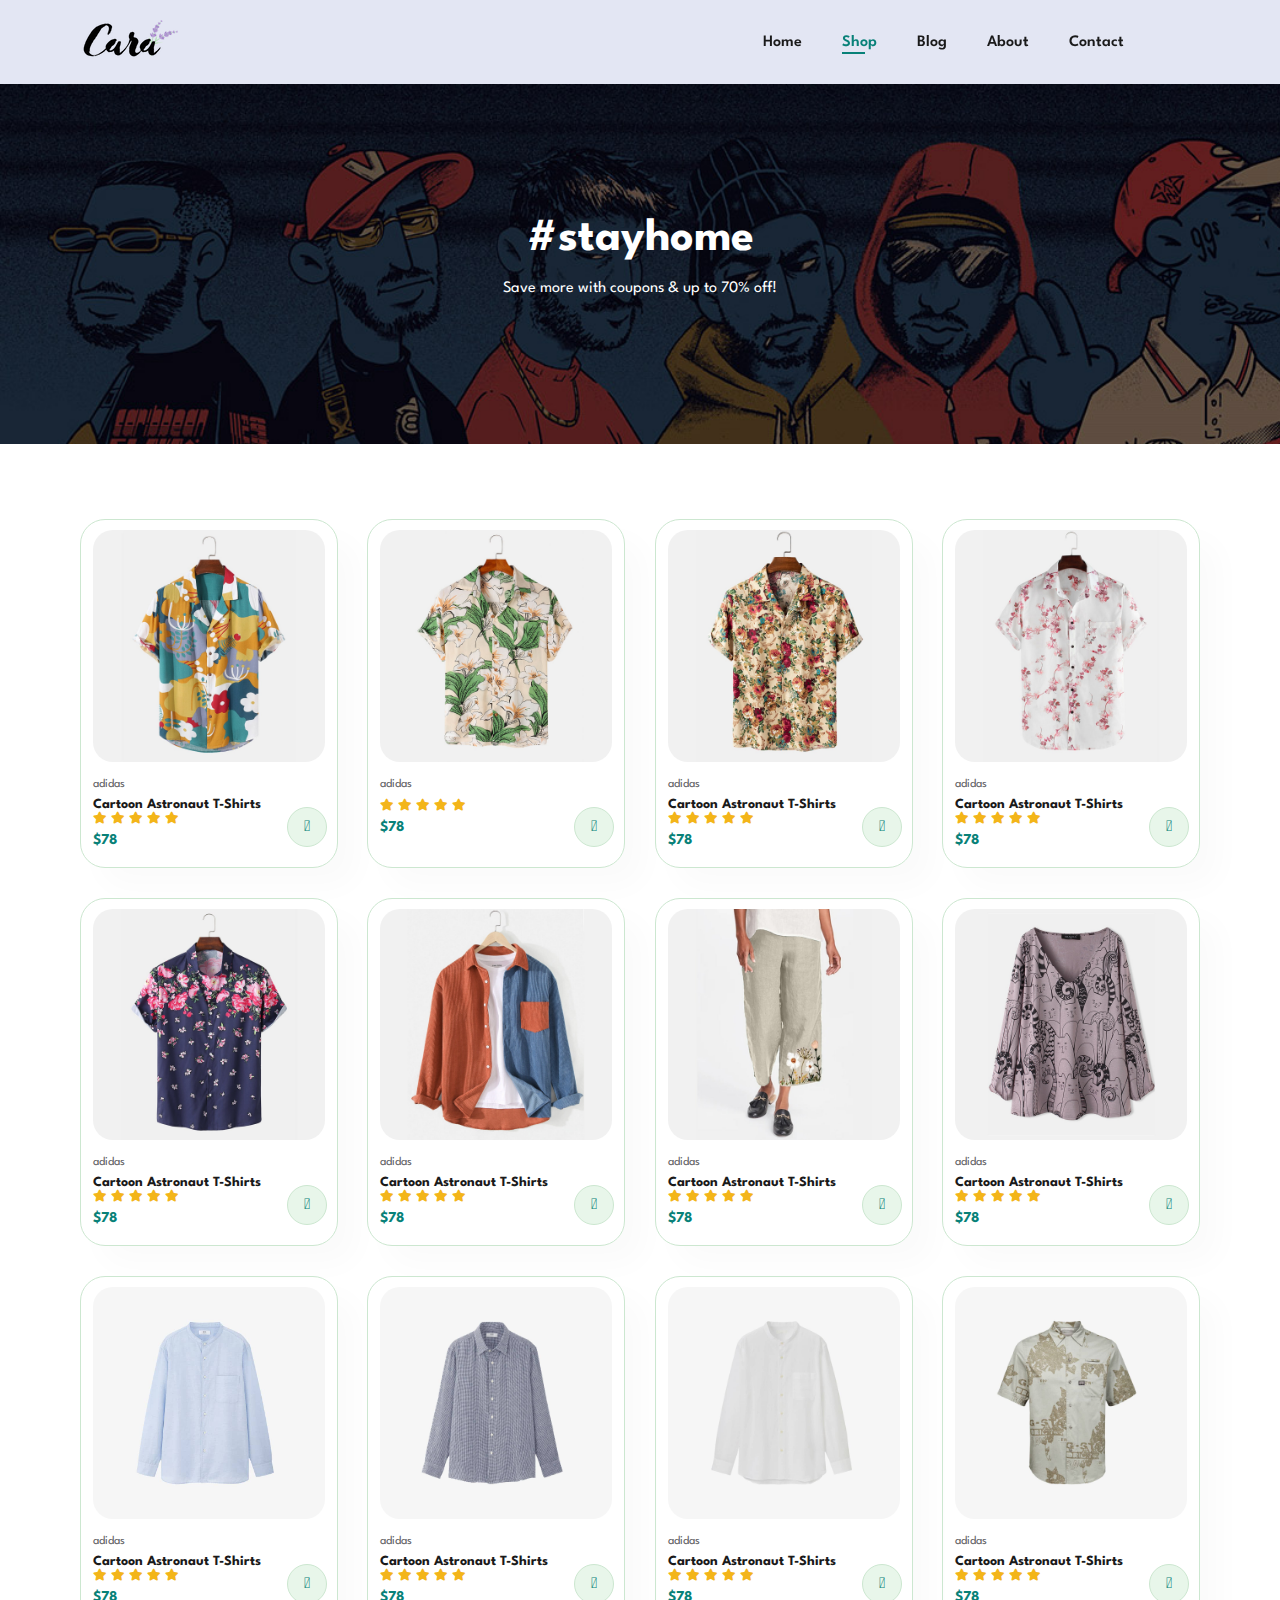
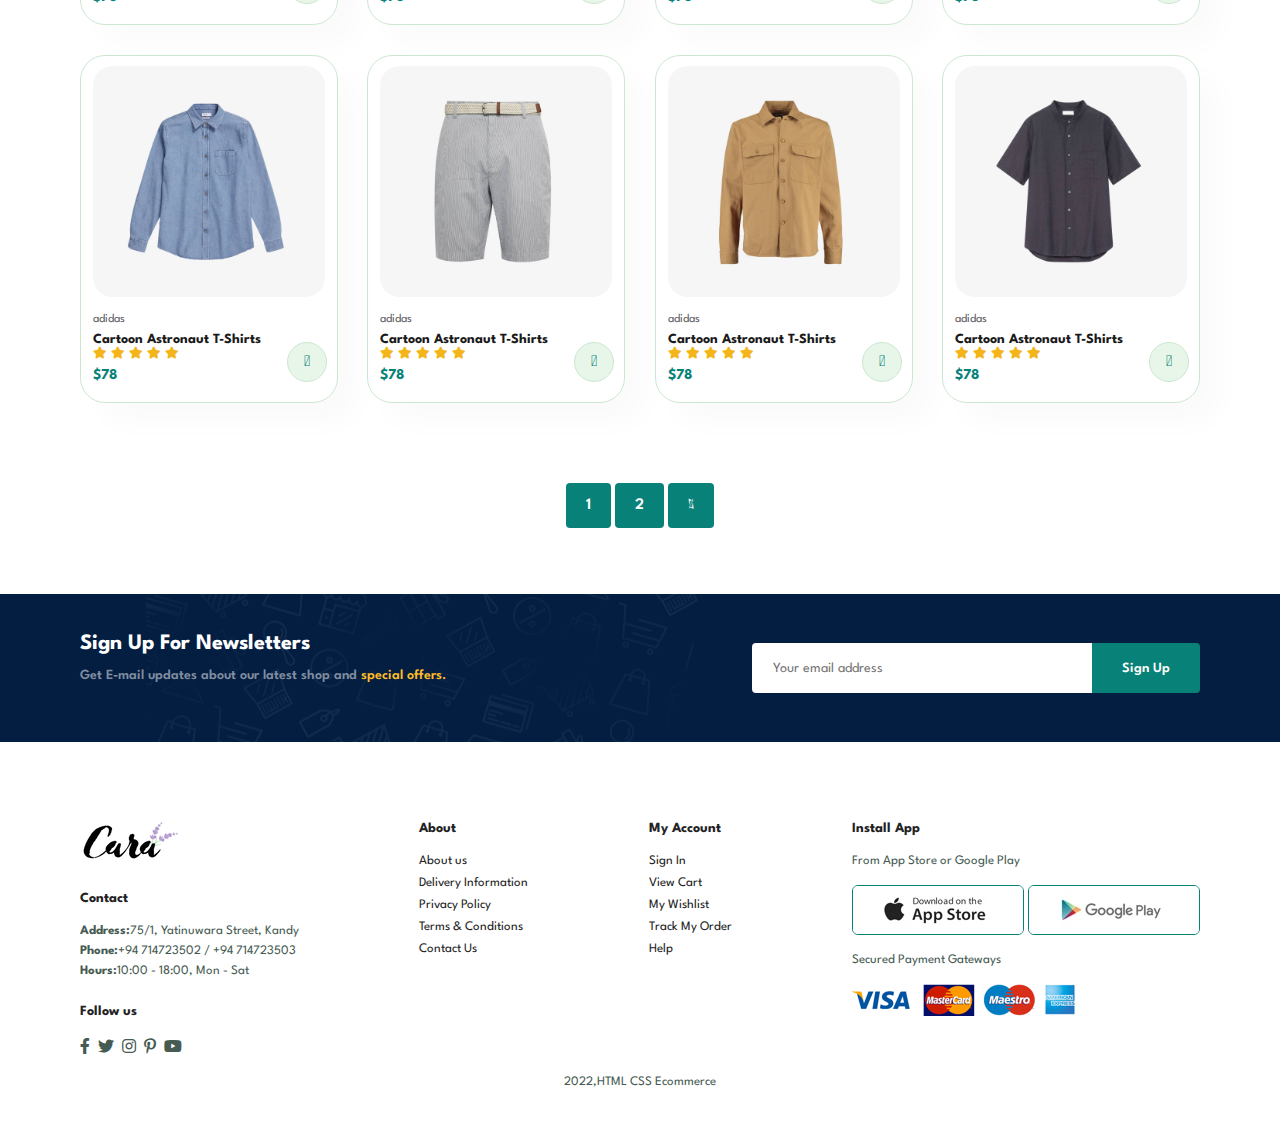
<file: shop.html>
<!DOCTYPE html>
<html lang="en">
    <head>
        <meta charset="UTF-8">
        <meta http-equiv="X-UA-Compatible" content="IE=edge">
        <meta name = "Viewport" content="width=device-width, initial-scale=1.0">
        <title>Ecommerce</title>
        <link rel="stylesheet" href="https://pro.fontawesome.com/releases/v5.10.0/css/all.css"/>
        <link rel="stylesheet" href="style.css">
    </head>
    <body>

        <section id="header">
            <a href="#"><img src="img/logo.png" class="logo" alt=""></a>

            <div>
                <ul id="navbar">
                    <li><a href="index.html">Home</a></li>
                    <li><a class="active" href="shop.html">Shop</a></li>
                    <li><a href="blog.html">Blog</a></li>
                    <li><a href="about.html">About</a></li>
                    <li><a href="contact.html">Contact</a></li>
                    <li id="lg-bag"><a href="cart.html"><i class="far fa-shopping-bag"></i></a></li>
                    <a href="#" id="close"><i class="far fa-times"></i></a>
                </ul>
            </div>
            <div id="mobile">
                <a href="cart.html"><i class="far fa-shopping-bag"></i></a>
                <i id="bar" class="fas fa-outdent"></i>
                
            </div>
        </section>

        <section id="page-header">
            
            <h2>#stayhome</h2>
           
            <p>Save more with coupons & up to 70% off!</p>
            
        </section>

        <section id="product1" class="section-p1">
            
            <div class="pro-container">
                <div class="pro" onclick="window.location.href='sproduct.html'">
                    <img src="img/products/f1.jpg" alt="">
                    <div class="des">
                        <span>adidas</span>
                        <h5>Cartoon Astronaut T-Shirts</h5>
                        <div class="star">
                            <i class="fas fa-star"></i>
                            <i class="fas fa-star"></i>
                            <i class="fas fa-star"></i>
                            <i class="fas fa-star"></i>
                            <i class="fas fa-star"></i>
                        </div>
                        <h4>$78</h4>
                    </div>
                    <a href="#"><i class="fal fa-shopping-cart cart"></i></a>
                </div>
                <div class="pro">
                    <img src="img/products/f2.jpg" alt="">
                    <div class="des">
                        <span>adidas</span>
                        <h5></h5>
                        <div class="star">
                            <i class="fas fa-star"></i>
                            <i class="fas fa-star"></i>
                            <i class="fas fa-star"></i>
                            <i class="fas fa-star"></i>
                            <i class="fas fa-star"></i>
                        </div>
                        <h4>$78</h4>
                    </div>
                    <a href="#"><i class="fal fa-shopping-cart cart"></i></a>
                </div>
                <div class="pro">
                    <img src="img/products/f3.jpg" alt="">
                    <div class="des">
                        <span>adidas</span>
                        <h5>Cartoon Astronaut T-Shirts</h5>
                        <div class="star">
                            <i class="fas fa-star"></i>
                            <i class="fas fa-star"></i>
                            <i class="fas fa-star"></i>
                            <i class="fas fa-star"></i>
                            <i class="fas fa-star"></i>
                        </div>
                        <h4>$78</h4>
                    </div>
                    <a href="#"><i class="fal fa-shopping-cart cart"></i></a>
                </div>
                <div class="pro">
                    <img src="img/products/f4.jpg" alt="">
                    <div class="des">
                        <span>adidas</span>
                        <h5>Cartoon Astronaut T-Shirts</h5>
                        <div class="star">
                            <i class="fas fa-star"></i>
                            <i class="fas fa-star"></i>
                            <i class="fas fa-star"></i>
                            <i class="fas fa-star"></i>
                            <i class="fas fa-star"></i>
                        </div>
                        <h4>$78</h4>
                    </div>
                    <a href="#"><i class="fal fa-shopping-cart cart"></i></a>
                </div>
                <div class="pro">
                    <img src="img/products/f5.jpg" alt="">
                    <div class="des">
                        <span>adidas</span>
                        <h5>Cartoon Astronaut T-Shirts</h5>
                        <div class="star">
                            <i class="fas fa-star"></i>
                            <i class="fas fa-star"></i>
                            <i class="fas fa-star"></i>
                            <i class="fas fa-star"></i>
                            <i class="fas fa-star"></i>
                        </div>
                        <h4>$78</h4>
                    </div>
                    <a href="#"><i class="fal fa-shopping-cart cart"></i></a>
                </div>
                <div class="pro">
                    <img src="img/products/f6.jpg" alt="">
                    <div class="des">
                        <span>adidas</span>
                        <h5>Cartoon Astronaut T-Shirts</h5>
                        <div class="star">
                            <i class="fas fa-star"></i>
                            <i class="fas fa-star"></i>
                            <i class="fas fa-star"></i>
                            <i class="fas fa-star"></i>
                            <i class="fas fa-star"></i>
                        </div>
                        <h4>$78</h4>
                    </div>
                    <a href="#"><i class="fal fa-shopping-cart cart"></i></a>
                </div>
                <div class="pro">
                    <img src="img/products/f7.jpg" alt="">
                    <div class="des">
                        <span>adidas</span>
                        <h5>Cartoon Astronaut T-Shirts</h5>
                        <div class="star">
                            <i class="fas fa-star"></i>
                            <i class="fas fa-star"></i>
                            <i class="fas fa-star"></i>
                            <i class="fas fa-star"></i>
                            <i class="fas fa-star"></i>
                        </div>
                        <h4>$78</h4>
                    </div>
                    <a href="#"><i class="fal fa-shopping-cart cart"></i></a>
                </div>
                <div class="pro">
                    <img src="img/products/f8.jpg" alt="">
                    <div class="des">
                        <span>adidas</span>
                        <h5>Cartoon Astronaut T-Shirts</h5>
                        <div class="star">
                            <i class="fas fa-star"></i>
                            <i class="fas fa-star"></i>
                            <i class="fas fa-star"></i>
                            <i class="fas fa-star"></i>
                            <i class="fas fa-star"></i>
                        </div>
                        <h4>$78</h4>
                    </div>
                    <a href="#"><i class="fal fa-shopping-cart cart"></i></a>
                </div>
          
                <div class="pro">
                    <img src="img/products/n1.jpg" alt="">
                    <div class="des">
                        <span>adidas</span>
                        <h5>Cartoon Astronaut T-Shirts</h5>
                        <div class="star">
                            <i class="fas fa-star"></i>
                            <i class="fas fa-star"></i>
                            <i class="fas fa-star"></i>
                            <i class="fas fa-star"></i>
                            <i class="fas fa-star"></i>
                        </div>
                        <h4>$78</h4>
                    </div>
                    <a href="#"><i class="fal fa-shopping-cart cart"></i></a>
                </div>
                <div class="pro">
                    <img src="img/products/n2.jpg" alt="">
                    <div class="des">
                        <span>adidas</span>
                        <h5>Cartoon Astronaut T-Shirts</h5>
                        <div class="star">
                            <i class="fas fa-star"></i>
                            <i class="fas fa-star"></i>
                            <i class="fas fa-star"></i>
                            <i class="fas fa-star"></i>
                            <i class="fas fa-star"></i>
                        </div>
                        <h4>$78</h4>
                    </div>
                    <a href="#"><i class="fal fa-shopping-cart cart"></i></a>
                </div>
                <div class="pro">
                    <img src="img/products/n3.jpg" alt="">
                    <div class="des">
                        <span>adidas</span>
                        <h5>Cartoon Astronaut T-Shirts</h5>
                        <div class="star">
                            <i class="fas fa-star"></i>
                            <i class="fas fa-star"></i>
                            <i class="fas fa-star"></i>
                            <i class="fas fa-star"></i>
                            <i class="fas fa-star"></i>
                        </div>
                        <h4>$78</h4>
                    </div>
                    <a href="#"><i class="fal fa-shopping-cart cart"></i></a>
                </div>
                <div class="pro">
                    <img src="img/products/n4.jpg" alt="">
                    <div class="des">
                        <span>adidas</span>
                        <h5>Cartoon Astronaut T-Shirts</h5>
                        <div class="star">
                            <i class="fas fa-star"></i>
                            <i class="fas fa-star"></i>
                            <i class="fas fa-star"></i>
                            <i class="fas fa-star"></i>
                            <i class="fas fa-star"></i>
                        </div>
                        <h4>$78</h4>
                    </div>
                    <a href="#"><i class="fal fa-shopping-cart cart"></i></a>
                </div>
                <div class="pro">
                    <img src="img/products/n5.jpg" alt="">
                    <div class="des">
                        <span>adidas</span>
                        <h5>Cartoon Astronaut T-Shirts</h5>
                        <div class="star">
                            <i class="fas fa-star"></i>
                            <i class="fas fa-star"></i>
                            <i class="fas fa-star"></i>
                            <i class="fas fa-star"></i>
                            <i class="fas fa-star"></i>
                        </div>
                        <h4>$78</h4>
                    </div>
                    <a href="#"><i class="fal fa-shopping-cart cart"></i></a>
                </div>
                <div class="pro">
                    <img src="img/products/n6.jpg" alt="">
                    <div class="des">
                        <span>adidas</span>
                        <h5>Cartoon Astronaut T-Shirts</h5>
                        <div class="star">
                            <i class="fas fa-star"></i>
                            <i class="fas fa-star"></i>
                            <i class="fas fa-star"></i>
                            <i class="fas fa-star"></i>
                            <i class="fas fa-star"></i>
                        </div>
                        <h4>$78</h4>
                    </div>
                    <a href="#"><i class="fal fa-shopping-cart cart"></i></a>
                </div>
                <div class="pro">
                    <img src="img/products/n7.jpg" alt="">
                    <div class="des">
                        <span>adidas</span>
                        <h5>Cartoon Astronaut T-Shirts</h5>
                        <div class="star">
                            <i class="fas fa-star"></i>
                            <i class="fas fa-star"></i>
                            <i class="fas fa-star"></i>
                            <i class="fas fa-star"></i>
                            <i class="fas fa-star"></i>
                        </div>
                        <h4>$78</h4>
                    </div>
                    <a href="#"><i class="fal fa-shopping-cart cart"></i></a>
                </div>
                <div class="pro">
                    <img src="img/products/n8.jpg" alt="">
                    <div class="des">
                        <span>adidas</span>
                        <h5>Cartoon Astronaut T-Shirts</h5>
                        <div class="star">
                            <i class="fas fa-star"></i>
                            <i class="fas fa-star"></i>
                            <i class="fas fa-star"></i>
                            <i class="fas fa-star"></i>
                            <i class="fas fa-star"></i>
                        </div>
                        <h4>$78</h4>
                    </div>
                    <a href="#"><i class="fal fa-shopping-cart cart"></i></a>
                </div>
            </div>
        </section>

        <section id="pagination" class="section-p1">
            <a href="#">1</a>
            <a href="#">2</a>
            <a href="#"><i class="fal fa-long-arrow-alt-right"></i></a>
        </section>

        <section id="newletter" class="section-p1 section-m1">
            <div class="newstext">
                <h4>Sign Up For Newsletters</h4>
                <p>Get E-mail updates about our latest shop and <span>special offers.</span></p>
            </div>
            <div class="form">
                <input type="text" placeholder="Your email address">
                <button class="normal">Sign Up</button>
            </div>
        </section>

        <footer class="section-p1">
            <div class="col">
                <img class="logo" src="img/logo.png" alt="">
                <h4>Contact</h4>
                <p><strong>Address:</strong>75/1, Yatinuwara Street, Kandy </p>
                <p><strong>Phone:</strong>+94 714723502 / +94 714723503</p>
                <p><strong>Hours:</strong>10:00 - 18:00, Mon - Sat </p>
                <div class="follow">
                    <h4>Follow us</h4>
                    <div class="icon">
                        <i class="fab fa-facebook-f"></i>
                        <i class="fab fa-twitter"></i>
                        <i class="fab fa-instagram"></i>
                        <i class="fab fa-pinterest-p"></i>
                        <i class="fab fa-youtube"></i>
                    </div>
                </div>
            </div>

            <div class="col">
                <h4>About</h4>
                <a href="#">About us</a>
                <a href="#">Delivery Information</a>
                <a href="#">Privacy Policy</a>
                <a href="#">Terms & Conditions</a>
                <a href="#">Contact Us</a>
            </div>

            <div class="col">
                <h4>My Account</h4>
                <a href="#">Sign In</a>
                <a href="#">View Cart</a>
                <a href="#">My Wishlist</a>
                <a href="#">Track My Order</a>
                <a href="#">Help</a>
            </div>

            <div class="col install">
                <h4>Install App</h4>
                <p>From App Store or Google Play</p>
                <div class="row">
                    <img src="img/pay/app.jpg" alt="">
                    <img src="img/pay/play.jpg" alt="">
                </div>
                <p>Secured Payment Gateways</p>
                <img src="img/pay/pay.png" alt="">
            </div>
        
            <div class="copyright">
                <p>2022,HTML CSS Ecommerce</p>
            </div>
        </footer>

        <script src="script.js"></script>
    </body>
</html>
</file>
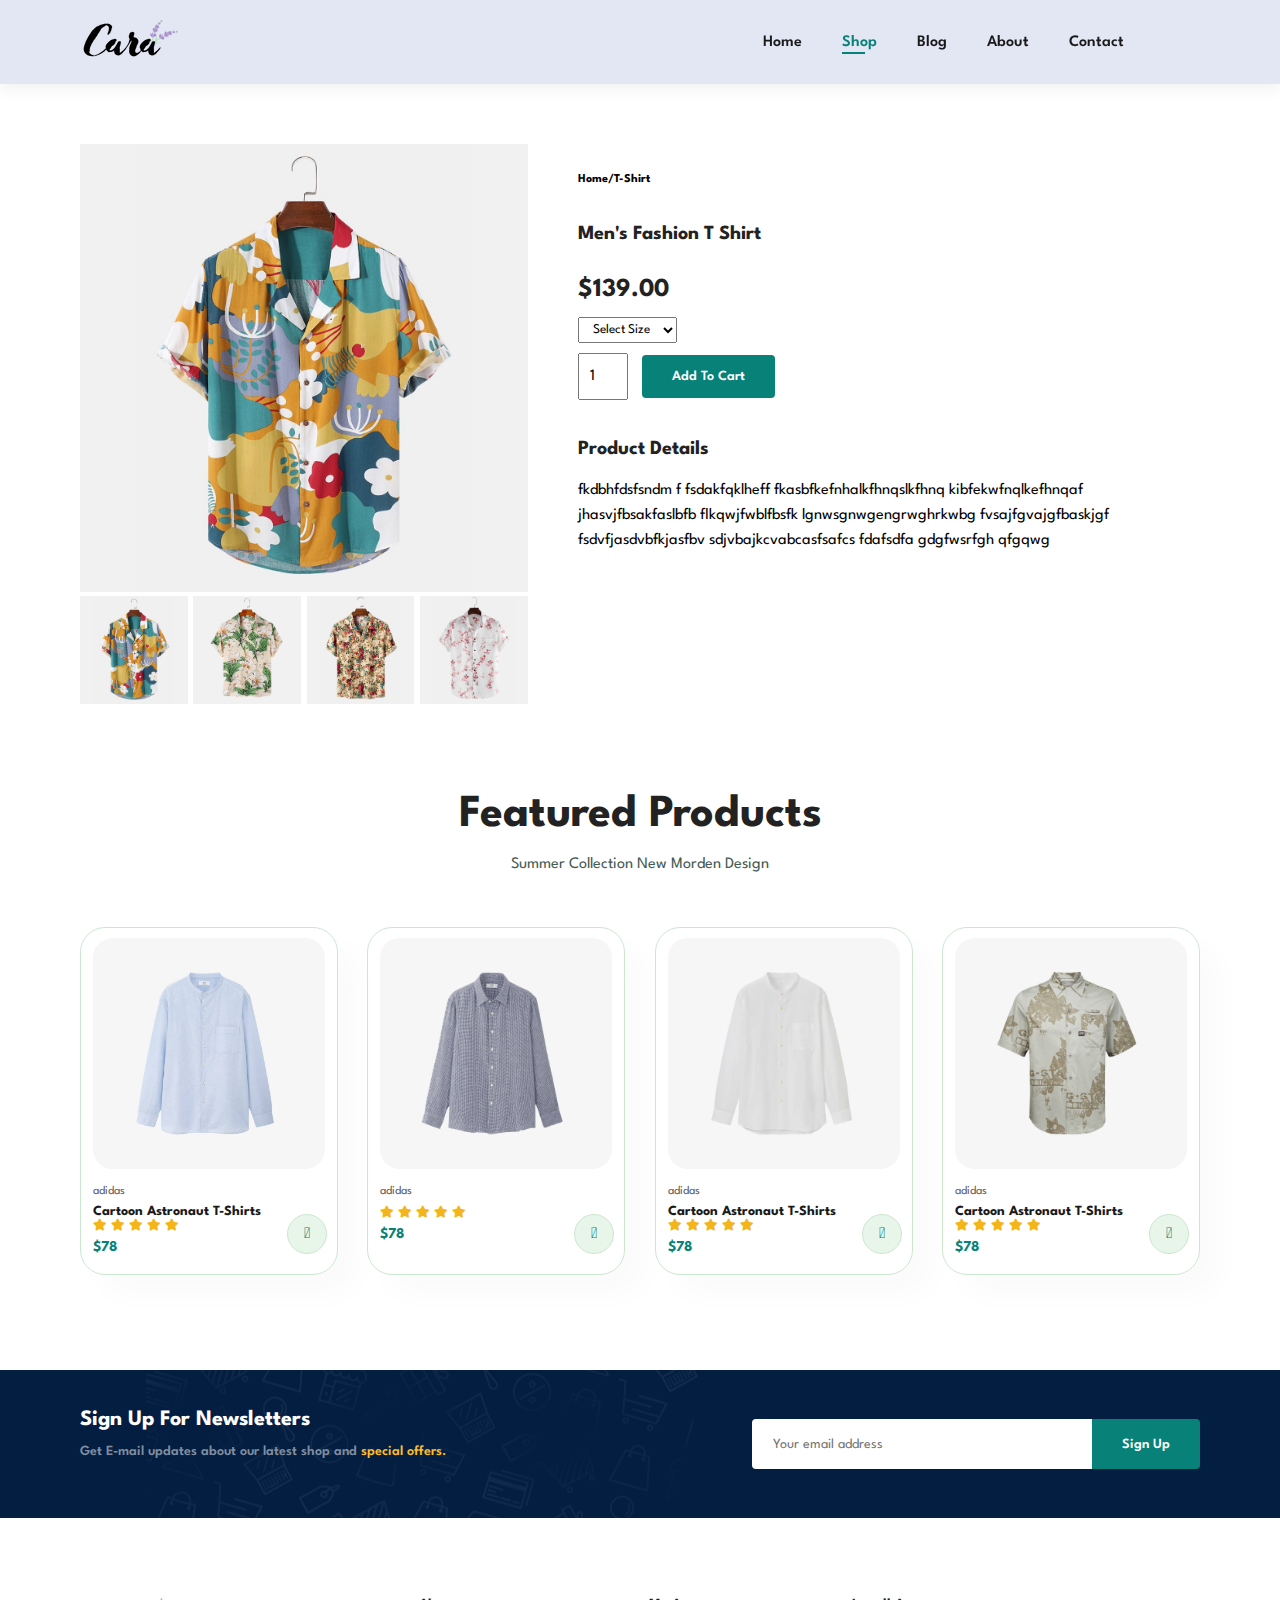
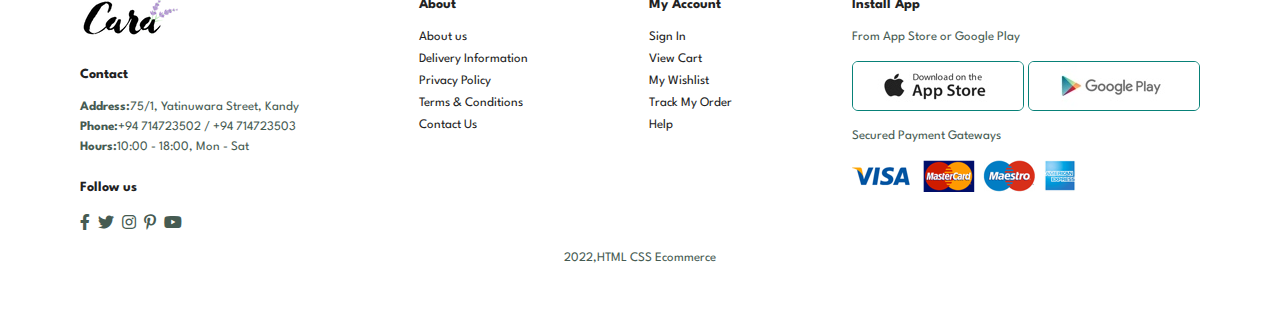
<file: sproduct.html>
<!DOCTYPE html>
<html lang="en">
    <head>
        <meta charset="UTF-8">
        <meta http-equiv="X-UA-Compatible" content="IE=edge">
        <meta name = "Viewport" content="width=device-width, initial-scale=1.0">
        <title>Ecommerce</title>
        <link rel="stylesheet" href="https://pro.fontawesome.com/releases/v5.10.0/css/all.css"/>
        <link rel="stylesheet" href="style.css">
    </head>
    <body>

        <section id="header">
            <a href="#"><img src="img/logo.png" class="logo" alt=""></a>

            <div>
                <ul id="navbar">
                    <li><a href="index.html">Home</a></li>
                    <li><a class="active" href="shop.html">Shop</a></li>
                    <li><a href="blog.html">Blog</a></li>
                    <li><a href="about.html">About</a></li>
                    <li><a href="contact.html">Contact</a></li>
                    <li id="lg-bag"><a href="cart.html"><i class="far fa-shopping-bag"></i></a></li>
                    <a href="#" id="close"><i class="far fa-times"></i></a>
                </ul>
            </div>
            <div id="mobile">
                <a href="cart.html"><i class="far fa-shopping-bag"></i></a>
                <i id="bar" class="fas fa-outdent"></i>
                
            </div>
        </section>


        <section id="prodetails" class="section-p1">
            <div class="single-pro-image">
                <img src="img/products/f1.jpg" width="100%" id="MainImg" alt="">

                <div class="small-img-group">
                    <div class="small-img-col">
                        <img src="img/products/f1.jpg" width="100%" id="small-img" alt="">
                    </div>
                    <div class="small-img-col">
                        <img src="img/products/f2.jpg" width="100%" id="small-img" alt="">
                    </div>
                    <div class="small-img-col">
                        <img src="img/products/f3.jpg" width="100%" id="small-img" alt="">
                    </div>
                    <div class="small-img-col">
                        <img src="img/products/f4.jpg" width="100%" id="small-img" alt="">
                    </div>
                </div>
            </div>

            <div class="single-pro-details">
                <h6>Home/T-Shirt</h6>
                <h4>Men's Fashion T Shirt</h4>
                <h2>$139.00</h2>
                <select>
                    <option>Select Size</option>
                    <option>XL</option>
                    <option>XXL</option>
                    <option>Small</option>
                    <option>Large</option>
                </select>
                <input type="number" value="1">
                <button class="normal">Add To Cart</button>
                <h4>Product Details</h4>
                <span>fkdbhfdsfsndm f fsdakfqklheff fkasbfkefnhalkfhnqslkfhnq kibfekwfnqlkefhnqaf
                    jhasvjfbsakfaslbfb flkqwjfwblfbsfk lgnwsgnwgengrwghrkwbg fvsajfgvajgfbaskjgf
                    fsdvfjasdvbfkjasfbv sdjvbajkcvabcasfsafcs fdafsdfa gdgfwsrfgh qfgqwg
                </span>
            </div>
        </section>

        <section id="product1" class="section-p1">
            <h2>Featured Products</h2>
            <p>Summer Collection New Morden Design</p>
            <div class="pro-container">
                <div class="pro">
                    <img src="img/products/n1.jpg" alt="">
                    <div class="des">
                        <span>adidas</span>
                        <h5>Cartoon Astronaut T-Shirts</h5>
                        <div class="star">
                            <i class="fas fa-star"></i>
                            <i class="fas fa-star"></i>
                            <i class="fas fa-star"></i>
                            <i class="fas fa-star"></i>
                            <i class="fas fa-star"></i>
                        </div>
                        <h4>$78</h4>
                    </div>
                    <a href="#"><i class="fal fa-shopping-cart cart"></i></a>
                </div>
                <div class="pro">
                    <img src="img/products/n2.jpg" alt="">
                    <div class="des">
                        <span>adidas</span>
                        <h5></h5>
                        <div class="star">
                            <i class="fas fa-star"></i>
                            <i class="fas fa-star"></i>
                            <i class="fas fa-star"></i>
                            <i class="fas fa-star"></i>
                            <i class="fas fa-star"></i>
                        </div>
                        <h4>$78</h4>
                    </div>
                    <a href="#"><i class="fal fa-shopping-cart cart"></i></a>
                </div>
                <div class="pro">
                    <img src="img/products/n3.jpg" alt="">
                    <div class="des">
                        <span>adidas</span>
                        <h5>Cartoon Astronaut T-Shirts</h5>
                        <div class="star">
                            <i class="fas fa-star"></i>
                            <i class="fas fa-star"></i>
                            <i class="fas fa-star"></i>
                            <i class="fas fa-star"></i>
                            <i class="fas fa-star"></i>
                        </div>
                        <h4>$78</h4>
                    </div>
                    <a href="#"><i class="fal fa-shopping-cart cart"></i></a>
                </div>
                <div class="pro">
                    <img src="img/products/n4.jpg" alt="">
                    <div class="des">
                        <span>adidas</span>
                        <h5>Cartoon Astronaut T-Shirts</h5>
                        <div class="star">
                            <i class="fas fa-star"></i>
                            <i class="fas fa-star"></i>
                            <i class="fas fa-star"></i>
                            <i class="fas fa-star"></i>
                            <i class="fas fa-star"></i>
                        </div>
                        <h4>$78</h4>
                    </div>
                    <a href="#"><i class="fal fa-shopping-cart cart"></i></a>
                </div>
                
            </div>
        </section>

        <section id="newletter" class="section-p1 section-m1">
            <div class="newstext">
                <h4>Sign Up For Newsletters</h4>
                <p>Get E-mail updates about our latest shop and <span>special offers.</span></p>
            </div>
            <div class="form">
                <input type="text" placeholder="Your email address">
                <button class="normal">Sign Up</button>
            </div>
        </section>

        <footer class="section-p1">
            <div class="col">
                <img class="logo" src="img/logo.png" alt="">
                <h4>Contact</h4>
                <p><strong>Address:</strong>75/1, Yatinuwara Street, Kandy </p>
                <p><strong>Phone:</strong>+94 714723502 / +94 714723503</p>
                <p><strong>Hours:</strong>10:00 - 18:00, Mon - Sat </p>
                <div class="follow">
                    <h4>Follow us</h4>
                    <div class="icon">
                        <i class="fab fa-facebook-f"></i>
                        <i class="fab fa-twitter"></i>
                        <i class="fab fa-instagram"></i>
                        <i class="fab fa-pinterest-p"></i>
                        <i class="fab fa-youtube"></i>
                    </div>
                </div>
            </div>

            <div class="col">
                <h4>About</h4>
                <a href="#">About us</a>
                <a href="#">Delivery Information</a>
                <a href="#">Privacy Policy</a>
                <a href="#">Terms & Conditions</a>
                <a href="#">Contact Us</a>
            </div>

            <div class="col">
                <h4>My Account</h4>
                <a href="#">Sign In</a>
                <a href="#">View Cart</a>
                <a href="#">My Wishlist</a>
                <a href="#">Track My Order</a>
                <a href="#">Help</a>
            </div>

            <div class="col install">
                <h4>Install App</h4>
                <p>From App Store or Google Play</p>
                <div class="row">
                    <img src="img/pay/app.jpg" alt="">
                    <img src="img/pay/play.jpg" alt="">
                </div>
                <p>Secured Payment Gateways</p>
                <img src="img/pay/pay.png" alt="">
            </div>
        
            <div class="copyright">
                <p>2022,HTML CSS Ecommerce</p>
            </div>
        </footer>

        <script>
            var MainImg = document.getElementById("MainImg");
            var smallimg = document.getElementById("small-img");

            smallimg[0].onclick = function(){
                MainImg.src = smallimg[0].src;
            }
            smallimg[1].onclick = function(){
                MainImg.src = smallimg[1].src;
            }
            smallimg[2].onclick = function(){
                MainImg.src = smallimg[2].src;
            }
            smallimg[3].onclick = function(){
                MainImg.src = smallimg[3].src;
            }
        </script>

        <script src="script.js"></script>
    </body>
</html>
</file>
<file: style.css>
@import url('https://fonts.googleapis.com/css2?family=Spartan:wght@100;200;300;400;500;600;700;800;900&display=swap');

* {
    margin: 0;
    padding: 0;
    box-sizing: border-box;
    font-family: 'Spartan',sans-serif;
}

h1 {
    font-size: 50px;
    line-height: 64px;
    color: #222;
}

h2 {
    font-size: 46px;
    line-height: 54px;
    color: #222;
}


h4 {
    font-size: 20px;
    color: #222;
}

h6 {
    font-weight: 700;
    font-size: 12px;
}

p {
    font-size: 16px;
    color: #465b52;
    margin: 15px 0 20px 0;
}

.section-p1 {
    padding: 40px 80px;
}

.section-m1 {
    margin: 40px 0;
}

button.normal {
    font-size: 14px;
    font-weight: 600;
    padding: 15px 30px;
    color: #000;
    background-color: #fff;
    border-radius: 4px;
    cursor: pointer;
    border: none;
    outline: none;
    transition: 0.2s;
}

button.white {
    font-size: 13px;
    font-weight: 600;
    padding: 11px 18px;
    color: #fff;
    background-color: transparent;
    cursor: pointer;
    border: 1px solid #fff;
    outline: none;
    transition: 0.2s;
}

body {
    width: 100%;
}


/* Header Start */

#header {
    display: flex;
    align-items: center;
    justify-content: space-between;
    padding: 20px 80px;
    background: #E3E6F3;
    box-shadow: 0 5px 15px rgba(0, 0, 0, 0.06);
    z-index: 999;
    position: sticky;
    top: 0;
    left: 0;
}

#navbar {
    display: flex;
    align-items: center;
    justify-content: center;

}

#navbar li {
    list-style: none;
    padding: 0 20px;
    position: relative;
}

#navbar li a {
    text-decoration: none;
    font-size: 16px;
    font-weight: 600;
    color: #1a1a1a;
    transition: 0.3s ease;
}

#navbar li a:hover,
#navbar li a.active {
    color: #088178;
}

#navbar li a.active::after,
#navbar li a:hover::after {
    content: "";
    width: 30%;
    height: 2px;
    background: #088178;
    position: absolute;
    bottom: -4px;
    left: 20px;
}

#mobile {
    display: none;
    align-items: center;
}

#close {
    display: none;
}

/*Home page*/

#hero {
    background-image: url("img/hero4.png");
    height: 90vh;
    width: 100%;
    background-size: cover;
    background-position: top 25% right 0;
    padding: 0 80px;
    display: flex;
    flex-direction: column;
    align-items: flex-start;
    justify-content: center;
}

#hero h4 {
    padding-bottom: 15px;
}

#hero h1 {
    color: #088178;
}

#hero button {
    background-image: url("img/button.png");
    background-color: transparent;
    color: #088178;
    border: 0;
    padding: 14px 80px 14px 65px;
    background-repeat: no-repeat;
    cursor: pointer;
    font-weight: 700;
    font-size: 15px;
}

#feature {
     display: flex;
     align-items: center;
     justify-content: space-between;
     flex-wrap: wrap;
}

#feature .fe-box {
    width: 180px;
    text-align: center;
    padding: 25px 15px;
    box-shadow: 20px 20px 34px rgba(0, 0, 0, 0.03);
    border: 1px solid #cce7d0;
    border-radius: 4px;
    margin: 15px 0;
}

#feature .fe-box:hover {
    box-shadow: 10px 10px 54px rgba(70, 62, 221, 0.1);
}

#feature .fe-box img {
    width: 100%;
    margin-bottom: 10px;
}

#feature .fe-box h6 {
    display: inline-block;
    padding: 9px 8px 6px 8px;
    line-height: 1;
    border-radius: 4px;
    color: #088178;
    background-color: #fddde4;
}

#feature .fe-box:nth-child(2) h6 {
    background-color: #cdebbc;
}

#feature .fe-box:nth-child(3) h6 {
    background-color: #d1e8f2;
}

#feature .fe-box:nth-child(4) h6 {
    background-color: #cdd4f8;
}

#feature .fe-box:nth-child(5) h6 {
    background-color: #f6dbf6;
}

#feature .fe-box:nth-child(6) h6 {
    background-color: #fff2e5;
}

#product1 {
    text-align: center;
}

#product1 .pro-container {
    display: flex;
    justify-content: space-between;
    padding-top: 20px;
    flex-wrap: wrap;
}

#product1 .pro {
    width: 23%;
    min-width: 250px;
    padding: 10px 12px;
    border: 1px solid #cce7d0;
    border-radius: 25px;
    cursor: pointer;
    box-shadow: 20px 20px 30px rgba(0, 0, 0, 0.02);
    margin: 15px 0;
    transition: 0.2s ease;
    position: relative;
}

#product1 .pro:hover {
    box-shadow: 20px 20px 30px rgba(0, 0, 0, 0.06);;
}

#product1 .pro img {
    width: 100%;
    border-radius: 20px;
}

#product1 .pro .des {
    text-align: start;
    padding: 10px 0;
}

#product1 .pro .des span {
    color: #606063;
    font-size: 12px;
}

#product1 .pro .des h5 {
    padding-top: 7px;
    color: #1a1a1a;
    font-size: 14px;
}

#product1 .pro .des i {
    font-size: 12px;
    color: rgb(243, 181, 25);
}

#product1 .pro .des h4 {
    padding-top: 7px;
    font-size: 15px;
    font-weight: 700;
    color: #088178; 
}

#product1 .pro .cart {
    width: 40px;
    height: 40px;
    line-height: 40px;
    border-radius: 50px;
    background-color: #e8f6ea;
    font-weight: 500;
    color: #088178;
    border: 1px solid #cce7d0;
    position: absolute;
    bottom: 20px;
    right: 10px;
}

#banner {
    display: flex;
    flex-direction: column;
    justify-content: center;
    align-items: center;
    text-align: center;
    background-image: url("img/banner/b2.jpg");
    width: 100%;
    height: 40vh;
    background-size: cover;
    background-position: center;
}

#banner h4 {
    color: #fff;
    font-size: 16px;
}

#banner h2 {
    color: #fff;
    font-size: 30px;
    padding: 10px 0;
}

#banner h2 span {
    color: #ef3636;
}

#banner button:hover {
    background: #088178;
    color: #fff;
}

#sm-banner {
    display: flex;
    justify-content: space-between;
    flex-wrap: wrap;
}

#sm-banner .banner-box {
    display: flex;
    flex-direction: column;
    justify-content: center;
    align-items: flex-start;
    background-image: url("img/banner/b17.jpg");
    min-width: 580px;
    height: 50vh;
    background-size: cover;
    background-position: center;
    padding: 30px;
}

#sm-banner .banner-box2 {
    background-image: url("img/banner/b10.jpg");
}

#sm-banner h4 {
    color: #fff;
    font-size: 20px;
    font-weight: 300;
}

#sm-banner h2 {
    color: #fff;
    font-size: 28px;
    font-weight: 800;
}

#sm-banner span {
    color: #fff;
    font-size: 14px;
    font-weight: 500;
    padding-bottom: 15px;
}

#sm-banner .banner-box:hover button {
    background: #088178;
    border: 1px solid #088178;
}

#banner3 {
    display: flex;
    justify-content: space-between;
    flex-wrap: wrap;
    padding: 0 80px;
}

#banner3 .banner-box {
    display: flex;
    flex-direction: column;
    justify-content: center;
    align-items: flex-start;
    background-image: url("img/banner/b7.jpg");
    min-width: 30%;
    height: 30vh;
    background-size: cover;
    background-position: center;
    padding: 20px;
    margin-bottom: 20px;
}

#banner3 .banner-box2 {
    background-image: url("img/banner/b4.jpg");
}

#banner3 .banner-box3 {
    background-image: url("img/banner/b18.jpg");
}

#banner3 h2 {
    color: #fff;
    font-weight: 900;
    font-size: 22px;
}

#banner3 h3 {
    color: #ec544e;
    font-weight: 800;
    font-size: 15px;
}

#newletter {
    display: flex;
    justify-content: space-between;
    flex-wrap: wrap;
    align-items: center;
    background-image: url("img/banner/b14.png");
    background-repeat: no-repeat;
    background-position: 20% 30%;
    background-color: #041e42;
}

#newletter h4 {
    font-size: 22px;
    font-weight: 700;
    color: #fff;
}

#newletter p {
    font-size: 14px;
    font-weight: 600;
    color: #818ea0;
}

#newletter p span {
    color: #ffbd27;
}


#newletter .form {
    display: flex;
    width: 40%;
}

#newletter input {
    height: 3.125rem;
    padding: 1.25rem;
    font-size: 14px;
    width: 100%;
    border: 1px solid transparent;
    border-radius: 4px;
    outline: none;
    border-top-right-radius: 0;
    border-bottom-right-radius: 0;
}


#newletter button{
    background-color: #088178;
    color: #fff;
    white-space: nowrap;
    border-top-left-radius: 0;
    border-bottom-left-radius: 0;
}

footer {
    display: flex;
    flex-wrap: wrap;
    justify-content: space-between;
}

footer .col{
    display: flex;
    flex-direction: column;
    align-items: flex-start;
    margin-bottom: 20px;
}

footer .logo {
    margin-bottom: 30px;
}

footer h4 {
    font-size: 14px;
    padding-bottom: 20px;
}

footer p {
    font-size: 13px;
    margin: 0 0 8px 0;
}

footer a {
    font-size: 13px;
    text-decoration: none;
    color: #222;
    margin-bottom: 10px;
}

footer .follow {
    margin-top: 20px;
}

footer .follow i {
    color: #465b52;
    padding-right: 4px;
    cursor: pointer;
}

footer .install .row img {
    border: 1px solid #088178;
    border-radius: 6px;
}

footer .install img {
    margin: 10px 0 15px 0;
}

footer .follow i:hover,
footer a:hover{
    color: #088178;
}

footer .copyright {
    width: 100%;
    text-align: center;
}



/*shop page */

#page-header {
    background-image: url("img/banner/b1.jpg");
    width: 100%;
    height: 40vh;
    background-size: cover;
    display: flex;
    justify-content: center;
    text-align: center;
    flex-direction: column;
    padding: 14px;
}

#page-header h2,
#page-header p {
    color: #fff;
}

#pagination {
    text-align: center;
}

#pagination a {
    text-decoration: none;
    background-color: #088178;
    padding: 15px 20px;
    border-radius: 4px;
    color: #fff;
    font-weight: 600;
}

#pagination a i {
    font-size: 16px;
    font-weight: 600;
}


/* single product */

#prodetails {
    display: flex;
    margin-top: 20px;
}

#prodetails .single-pro-image {
    width: 40%;
    margin-right: 50px;
}

.small-img-group {
    display: flex;
    justify-content: space-between;
}

.small-img-col {
    flex-basis: 24%;
    cursor: pointer;
}


#prodetails .single-pro-details {
    width: 50%;
    padding-top: 30px;
}

#prodetails .single-pro-details h4 {
    padding: 40px 0 20px 0;
}

#prodetails .single-pro-details h2 {
    font-size: 26px;
}

#prodetails .single-pro-details select {
    display: block;
    padding: 5px 10px;
    margin-bottom: 10px;
}


#prodetails .single-pro-details input {
    width: 50px;
    height: 47px;
    padding-left: 10px;
    font-size: 16px;
    margin-right: 10px;
}

#prodetails .single-pro-details input:focus{
    outline: none;
}

#prodetails .single-pro-details button {
    background-color: #088178;
    color: #fff;
}

#prodetails .single-pro-details span {
    line-height: 25px;
}





/*Blog page */

#page-header.blog-header {
    background-image: url("img/banner/b19.jpg");
}

#blog {
    padding: 150px 150px 0 150px;
}

#blog .blog-box {
    display: flex;
    align-items: center;
    width: 100%;
    position: relative;
    padding-bottom: 90px;
}

#blog .blog-img {
    width: 50%;
    margin-right: 40px;
}

#blog img {
    width: 100%;
    height: 300px;
    object-fit: cover;
}

#blog .blog-details {
    width: 50%;
}

#blog .blog-details a {
    text-decoration: none;
    font-size: 11px;
    color: #000;
    font-weight: 700;
    position: relative;
    transition: 0.3s;
}

#blog .blog-details a::after {
    content: "";
    width: 50px;
    height: 1px;
    background-color: #000;
    position: absolute;
    top: 4px;
    right: -60px;
}


#blog .blog-details a:hover {
    color: #088178;
}

#blog .blog-details a:hover:after {
    background-color: #088178;
} 

#blog .blog-box h1 {
    position: absolute;
    top: -40px;
    left: 0;
    font-size: 70px;
    font-weight: 700;
    color: #c9cbce;
    z-index: -9;
}



/* About Page */

#page-header.about-header {
    background-image: url("img/about/banner.png");
}


#about-head {
    display: flex;
    align-items: center;
}

#about-head img{
    width: 50%;
    height: auto;
}


#about-head div{
   padding-left: 40px;
}


#about-app {
    text-align: center;
}


#about-app .video{
    width: 70%;
    height: 100%;
    margin: 30px auto 0 auto;
}

#about-app .video video{
    width: 100%;
    height: 100%;
    border-radius: 20px;
}





/* Contact page  */


#contact-details {
    display: flex;
    align-items: center;
    justify-content: space-between;
}

#contact-details .details {
    width: 40%;
}

#contact-details .details span,
#form-details form span{
    font-size: 12px;
}

#contact-details .details h2,
#form-details form h2 {
    font-size: 26px;
    line-height: 35px;
    padding: 20px 0;
}


#contact-details .details h3 {
    font-size: 16px;
    padding-bottom: 15px;
}

#contact-details .details li {
    list-style: none;
    display: flex;
    padding: 10px 0;
}

#contact-details .details li i {
    font-size: 14px;
    padding-right: 22px;
}

#contact-details .details li p {
    margin: 0;
    font-size: 14px;
}


#contact-details .map {
    width: 55%;
    height: 400px;
}

#contact-details .map iframe{
    width: 100%;
    height: 100%;
}


#form-details  {
    display: flex;
    justify-content: space-between;
    margin: 30px;
    padding: 80px;
    border: 1px solid #e1e1e1;
}


#form-details form {
    width: 65%;
    display: flex;
    flex-direction: column;
    align-items: flex-start;
}


#form-details form input,
#form-details form textarea {
    width: 100%;
    padding: 12px 15px;
    outline: none;
    margin-bottom: 20px;
    border: 1px solid #e1e1e1;
}

#form-details form button {
    background-color: #088178;
    color: #fff;
}


#form-details .people div {
    padding-bottom: 25px;
    display: flex;
    align-items: flex-start;
}


#form-details .people div img {
    width: 65px;
    height: 65px;
    object-fit: cover;
    margin-right: 15px;
}

#form-details .people div p {
    margin: 0;
    font-size: 13px;
    line-height: 25px;
}

#form-details .people div span {
    display: block;
    font-size: 16px;
    font-weight: 600;
    color: #000;
}







/* Cart page */

#cart {
    overflow-x: auto;
}

#cart table {
    width: 100%;
    border-collapse: collapse;
    table-layout: fixed;
    white-space: nowrap;
}

#cart table img {
    width: 70px;
}

#cart table td:nth-child(1) {
    width: 100px;
    text-align: center;
}

#cart table td:nth-child(2) {
    width: 150px;
    text-align: center;
}

#cart table td:nth-child(3) {
    width: 250px;
    text-align: center;
}

#cart table td:nth-child(4) ,
#cart table td:nth-child(5) ,
#cart table td:nth-child(6) {
    width: 150px;
    text-align: center;
}

#cart table td:nth-child(5) input {
    width: 70px;
    padding: 10px 5px 10px 15px;
}

#cart table thead {
    border: 1px solid #e2e9e1;
    border-left: none;
    border-right: none;
}

#cart table thead td {
    font-weight: 700;
    text-transform: uppercase;
    font-size: 13px;
    padding: 18px 0;
}

#cart table tbody tr td {
    padding-top: 15px;
} 

#cart table tbody td {
    font-size: 13px;
}

#cart-add {
    display: flex;
    flex-wrap: wrap;
    justify-content: space-between;
}

#coupon {
    width: 50%;
    margin-bottom: 30px;
}

#coupon h3,
#subtotal h3{
    padding-bottom: 15px;
}

#coupon input {
    padding: 10px 20px;
    outline: none;
    width: 60%;
    margin-right: 10px;
    border: 1px solid #e2e9e1;
}

#coupon button ,
#subtotal button {
    background-color: #088178;
    color: #fff;
    padding: 12px 20px;
}

#subtotal {
    width: 50%;
    margin-bottom: 30px;
    border: 1px solid #e2e9e1;
    padding: 30px;
}

#subtotal table {
    border-collapse: collapse;
    width: 100%;
    margin-bottom: 20px;
}

#subtotal table td {
    width: 50%;
    border:  1px solid #e2e9e1;
    padding: 10px;
    font-size: 13px;
}










/* Start media query */

@media (max-width:799px) {
    .section-p1 {
        padding: 40px 40px;
    }
    #navbar {
        display: flex;
        flex-direction: column;
        align-items: flex-start;
        justify-content: flex-start;
        position: fixed;
        top: 0;
        right: -300px;
        height: 100vh;
        width: 300px;
        background-color: #E3E6F3;
        box-shadow: 0 40px 60px rgba(0, 0, 0, 0.1);
        padding: 80px 0 0 10px;
        transition: 0.3s;
    }

    #navbar.active {
        right: 0px;
    }

    #navbar li {
        margin-bottom: 25px;
    }

    #mobile {
        display: flex;
        align-items: center;
    }

    #mobile i {
        color: #1a1a1a;
        font-size: 20px;
        padding-left: 20px;
    }

    #close {
        display: initial;
        position: absolute;
        top: 30px;
        left: 30px;
        color: #222;
        font-size: 24px;
    }

    #lg-bag {
        display: none;
    }

    #hero {      
        height: 70vh;  
        padding: 0 80px;  
        background-position: top 30% right 30%;   
    }

    #feature {    
        justify-content: center;       
    }

    #feature .fe-box {
        margin: 15px 15px;
    }

    #product1 .pro-container {    
        justify-content: center;     
    }

    #product1 .pro {  
        margin: 15px ;     
    }

    #banner {       
        height: 20vh;
    }

    #sm-banner .banner-box { 
        min-width: 100%;
        height: 30vh;
    }

    #banner3 {
        padding: 0 40px;
    }

    #banner3 .banner-box {
        width: 28%;   
    }

    #newletter .form {
        width: 70%;
    }



     /* Contact page */

    #form-details {
        padding: 40px;
    }

    #form-details form {
        width: 50%;
    }
}

@media (max-width: 477px){

    .section-p1 {
        padding: 20px;
    }

    #header{
        padding: 10px 30px;
    }

    h2 {
        font-size: 32px;

    }

    h1 {
        font-size: 38px;
    
    }

    #hero {
        padding: 0 20px;
        background-position: 55%;
    }

    #feature {
        justify-content: space-between;
    }

    #feature .fe-box {
        width: 155px;
        margin: 0 0 15px 0;
    }
    
    #product1 .pro {
        width: 100%;
    
    }

    #banner {
        height: 40vh;
    }

    #sm-banner .banner-box {
        height: 40vh;
    }

    #sm-banner .banner-box2 {
        margin-top: 20px;
    }

    #banner3 {
        padding: 0 20px;
    }

    #banner3 .banner-box {
        width: 100%;
    }

    #newletter {
        padding: 40px 20px;
    }

    #newletter .form {
        width: 100%;
    }

    footer .copyright {
        text-align: start;
    }





    /* single product */
    #prodetails {
        display: flex;
        flex-direction: column;
    }

    #prodetails .single-pro-image {
        width: 100%;
        margin-right: 0px;
    }

    #prodetails .single-pro-details {
        width: 100%;
      
    }





    /*Blog page */

    #blog {
        padding: 100px 20px 0 20px;
    }

    #blog .blog-box {
        display: flex;
        flex-direction: column;
        align-items: flex-start;
        
    }

    #blog .blog-img {
        width: 100%;
        margin-right: 0px;
        margin-bottom: 30px;
    }

    #blog .blog-details {
        width: 100%;
    }




    /* About page */

    #about-head {
        flex-direction: column;
    }

    #about-head img {
        width: 100%;
        margin-bottom: 20px;
    }

    #about-head div {
        padding-left: 0px;
    }

    #about-app .video {
        width: 100%;
    }



    /* Contact page */


    #contact-details {
        flex-direction: column;
    }

    #contact-details .details {
        width: 100%;
        margin-bottom: 30px;
    }

    #contact-details .map {
        width: 100%;
    }

    #form-details {  
        margin: 10px;
        padding: 30px 10px;
        flex-wrap: wrap;
    }

    #form-details form {
        width: 100%;
        margin-bottom: 30px;
    }




    /* cart page */

    #cart-add {
        flex-direction: column;
    }

    #coupon {
        width: 100%;
    }

    #subtotal {
        width: 100%;
        padding: 20px;
    }
}
</file>
